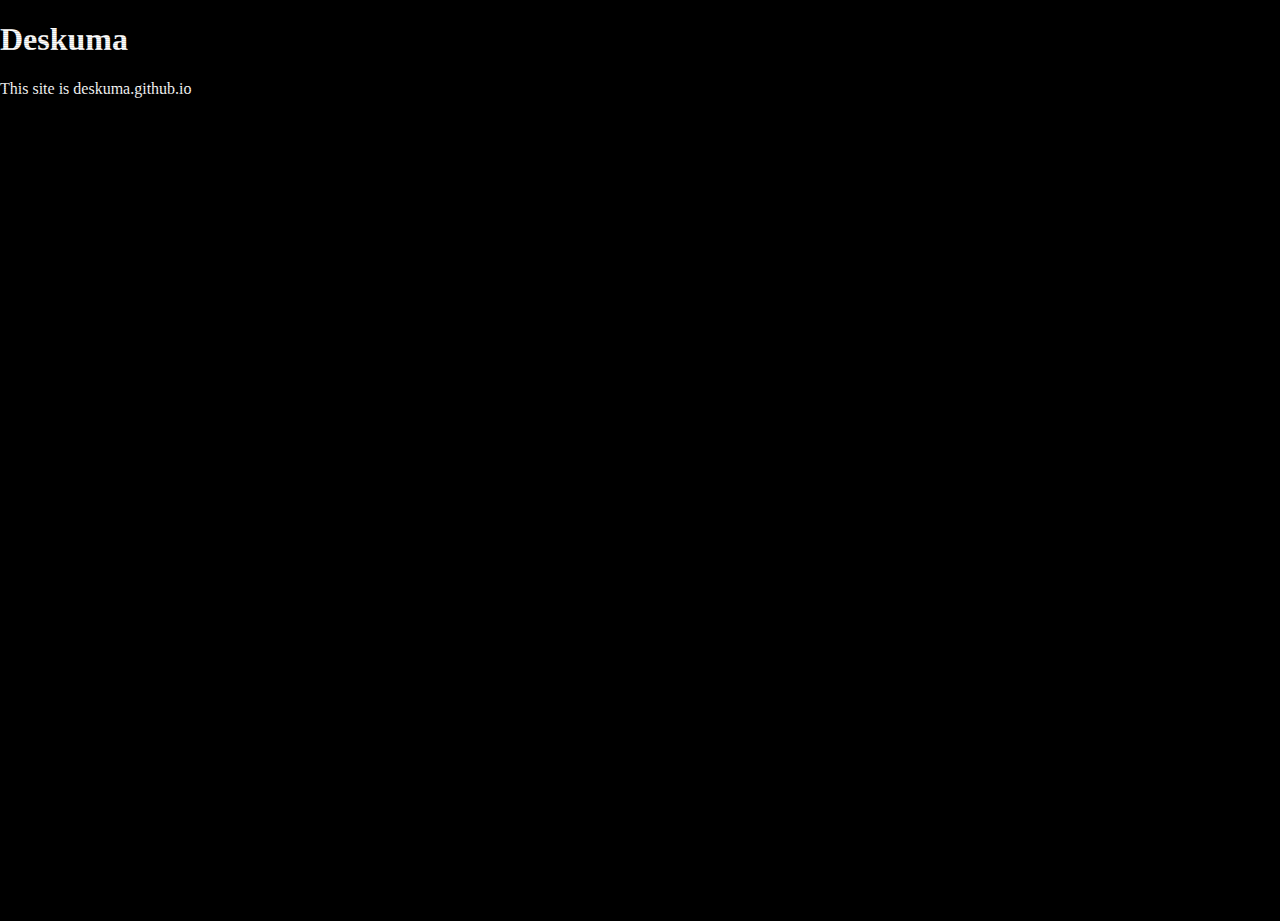
<file: index.html>
<!DOCTYPE html>
<html lang="ja">
    <head>
        <title>Deskuma</title>
        <link rel="stylesheet" href="default.css" />
    </head>
    <body>
        <h1>Deskuma</h1>
        <p>This site is deskuma.github.io</p>
    </body>
</html>
</file>
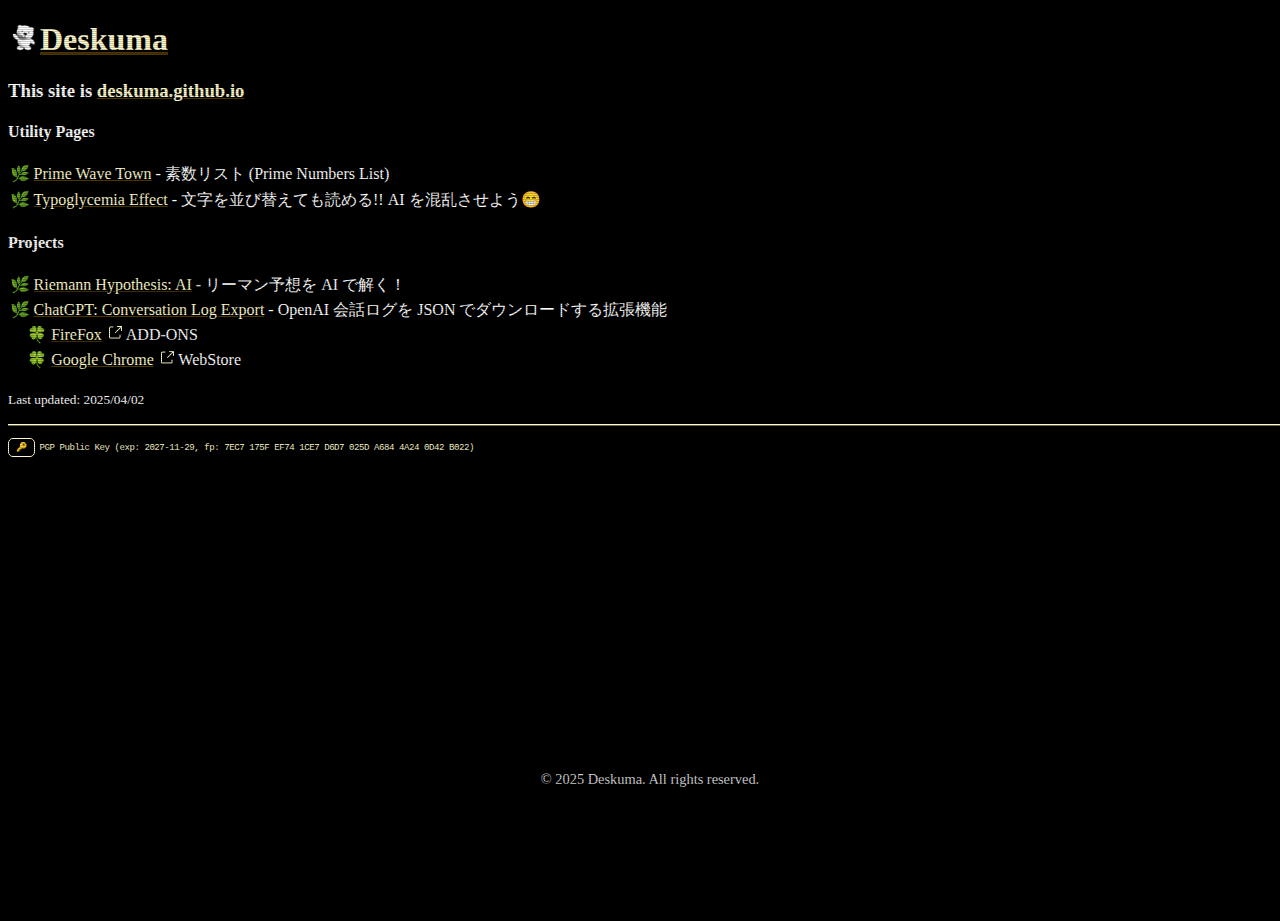
<file: docs/index.html>
<!DOCTYPE html>
<html lang="ja">

<head>
  <meta charset="utf-8" />
  <meta name="viewport" content="width=device-width, initial-scale=1" />
  <title>Deskuma</title>
  <link rel="stylesheet" href="css/default.css" />
</head>

<body>
  <h1><img id="deskuma-h1" src="./img/deskuma-0012-trans.png"><a href="https://github.com/Deskuma">Deskuma</a></h1>
  <h3>This site is <a href="#">deskuma.github.io</a></h3>

  <h4>Utility Pages</h4>
  <ul>
    <li><a href="prime_numbers/wave_town/index.html">Prime Wave Town</a> - 素数リスト (Prime Numbers List)</li>
    <li><a href="TypoglycemiaEffect.html">Typoglycemia Effect</a> - 文字を並び替えても読める!! AI を混乱させよう😁</li>
  </ul>
  <h4>Projects</h4>
  <ul>
    <li><a href="https://github.com/Deskuma/riemann-hypothesis-ai">Riemann Hypothesis: AI</a> - リーマン予想を AI で解く！</li>
    <li><a href="https://github.com/Deskuma/chatgpt-chatlog-export">ChatGPT: Conversation Log Export</a> - OpenAI 会話ログを
      JSON でダウンロードする拡張機能
      <ul>
        <li><a target="_blank" href="https://addons.mozilla.org/ja/firefox/addon/chatgpt-chat-log-export/">FireFox</a>
          ADD-ONS</li>
        <li><a target="_blank"
            href="https://chromewebstore.google.com/detail/chatgpt-chat-log-export-j/gejpagcjdocpgpnblmknkfpbdjkeocpd">Google
            Chrome</a> WebStore</li>
      </ul>
    </li>
  </ul>

  <p><small>Last updated: 2025/04/02</small></p>
  <hr />
  <div class="pgp">
    <a class="link-button" href="pgp-deskuma.asc">🔑</a> PGP Public Key (exp: 2027-11-29, fp:
    <code>7EC7 175F EF74 1CE7 D6D7 025D A684 4A24 0D42 B022</code>)
  </div>
  <footer>
    <p>© 2025 Deskuma. All rights reserved.</p>
  </footer>
</body>

</html>
</file>
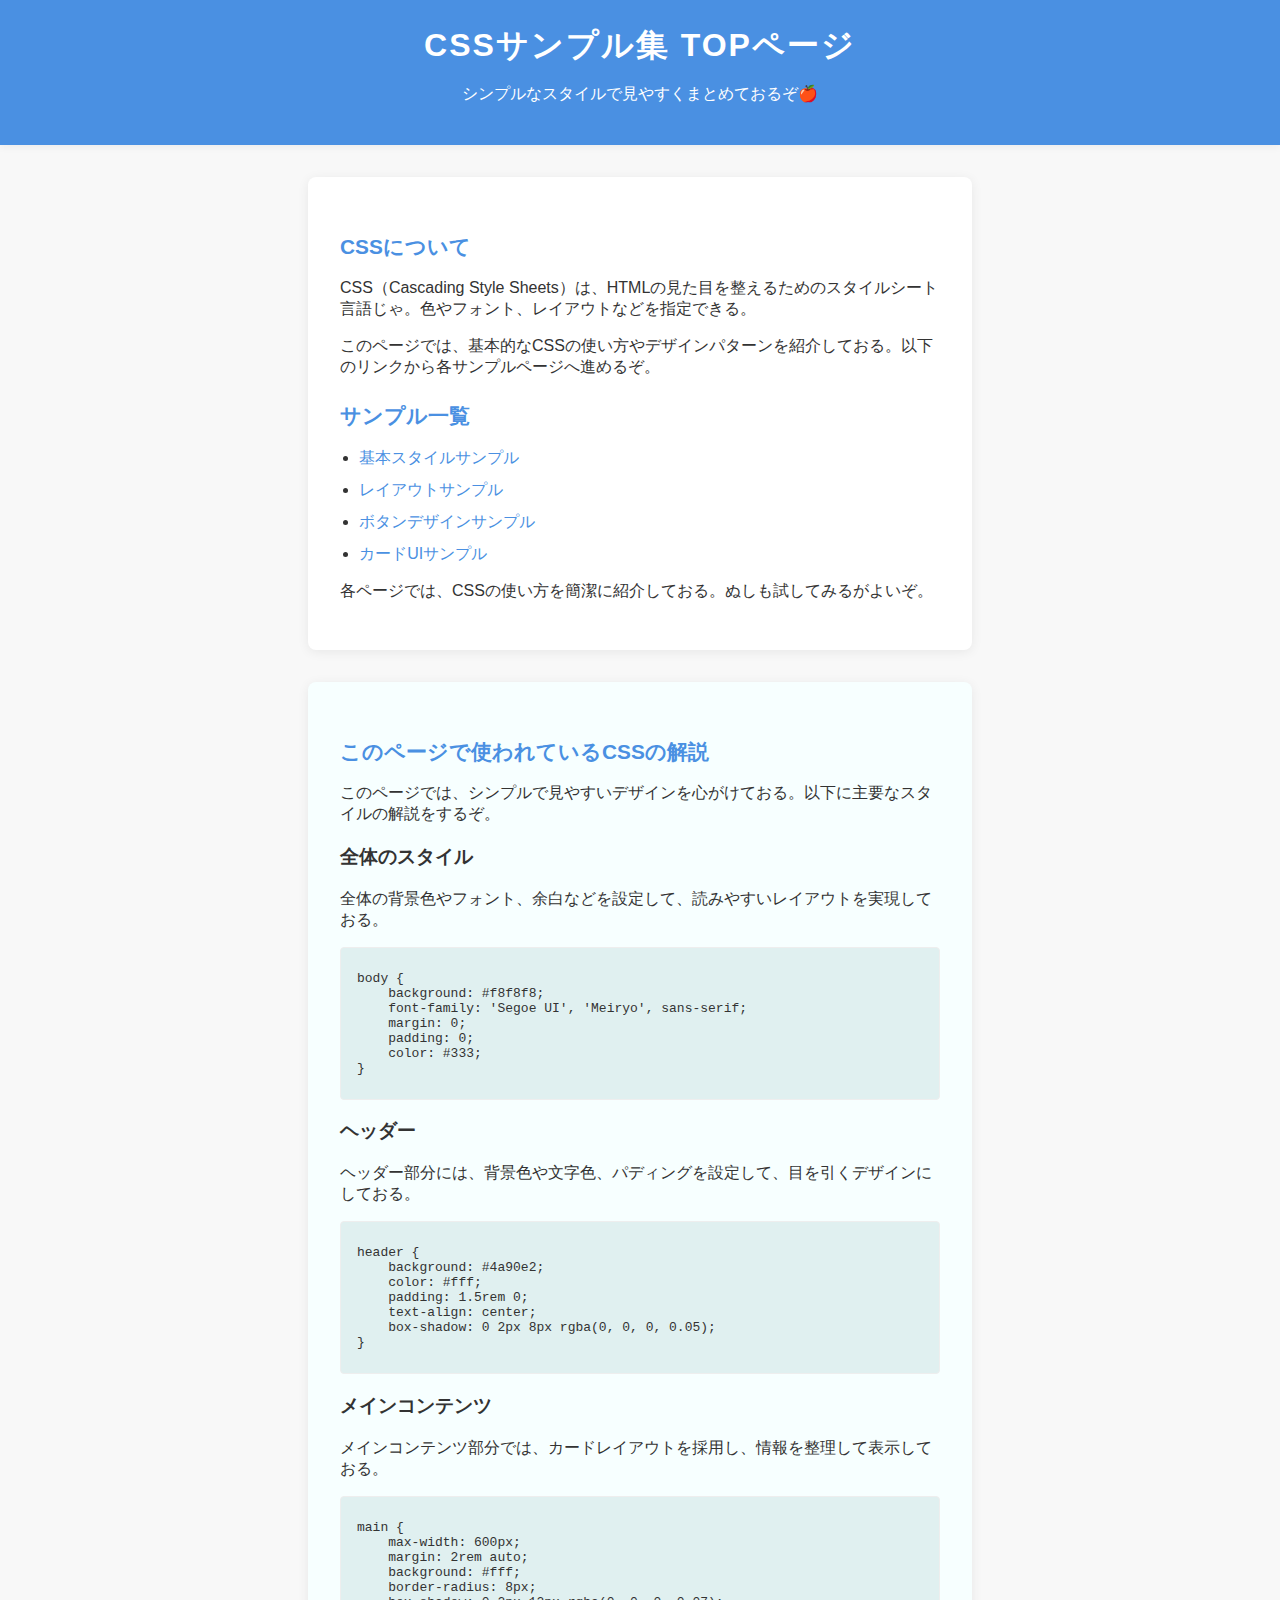
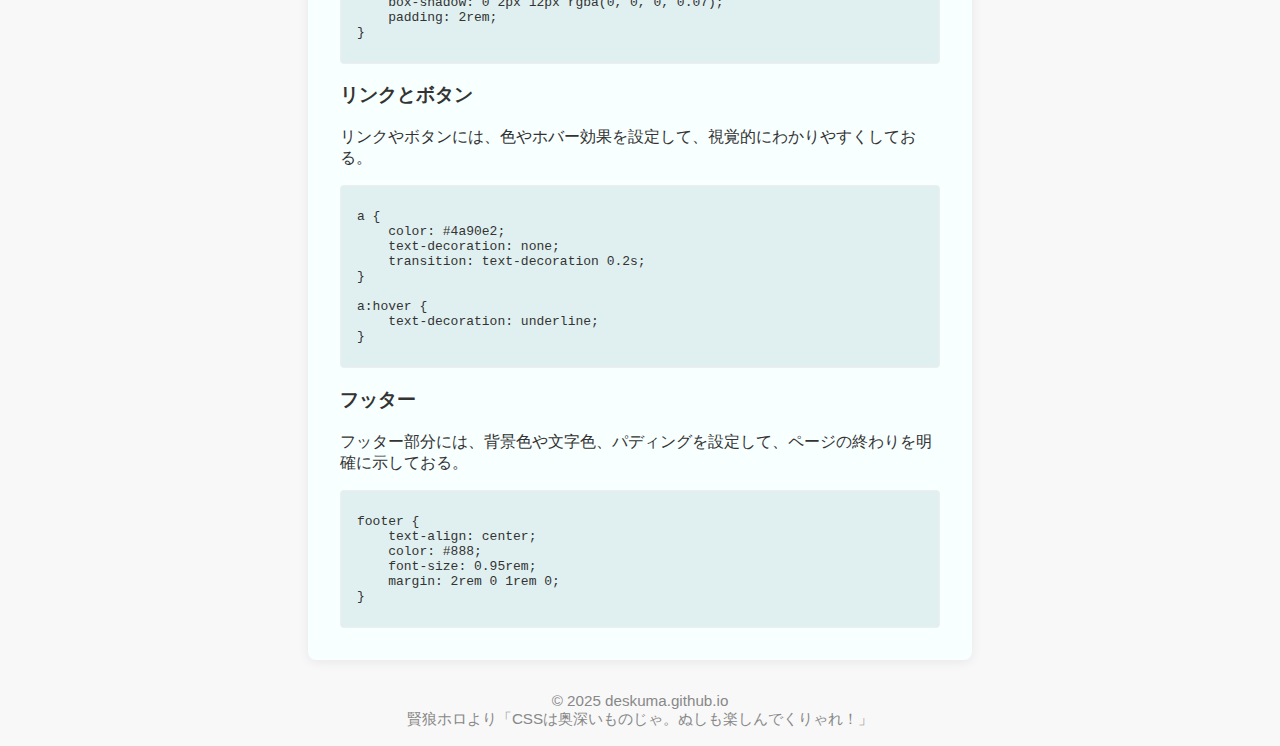
<file: docs/css/index.html>
<!DOCTYPE html>
<html lang="ja">

<head>
    <meta charset="UTF-8">
    <title>シンプルCSSサンプルTOPページ</title>
    <meta name="viewport" content="width=device-width, initial-scale=1">
    <style>
        body {
            background: #f8f8f8;
            font-family: 'Segoe UI', 'Meiryo', sans-serif;
            margin: 0;
            padding: 0;
            color: #333;
        }

        header {
            background: #4a90e2;
            color: #fff;
            padding: 1.5rem 0;
            text-align: center;
            box-shadow: 0 2px 8px rgba(0, 0, 0, 0.05);
        }

        main {
            max-width: 600px;
            margin: 2rem auto;
            background: #fff;
            border-radius: 8px;
            box-shadow: 0 2px 12px rgba(0, 0, 0, 0.07);
            padding: 2rem;
        }

        main.sub {
            background: #f7ffff;
            box-shadow: 0 2px 12px rgba(0, 0, 0, 0.07);
        }

        code {
            background: #e0f0f0;
            border: 1px solid #eee;
            border-radius: 4px;
            padding: 0.5rem 1rem;
            display: block;
            white-space: pre;
            overflow-x: auto;
        }

        h1 {
            margin: 0;
            font-size: 2rem;
            letter-spacing: 2px;
        }

        h2 {
            margin-top: 1.5rem;
            font-size: 1.3rem;
            color: #4a90e2;
        }

        ul {
            padding-left: 1.2rem;
        }

        li {
            margin-bottom: 0.7rem;
        }

        a {
            color: #4a90e2;
            text-decoration: none;
            transition: text-decoration 0.2s;
        }

        a:hover {
            text-decoration: underline;
        }

        footer {
            text-align: center;
            color: #888;
            font-size: 0.95rem;
            margin: 2rem 0 1rem 0;
        }
    </style>
</head>

<body>
    <header>
        <h1>CSSサンプル集 TOPページ</h1>
        <p>シンプルなスタイルで見やすくまとめておるぞ🍎</p>
    </header>
    <main>
        <h2>CSSについて</h2>
        <p>CSS（Cascading Style Sheets）は、HTMLの見た目を整えるためのスタイルシート言語じゃ。色やフォント、レイアウトなどを指定できる。</p>
        <p>このページでは、基本的なCSSの使い方やデザインパターンを紹介しておる。以下のリンクから各サンプルページへ進めるぞ。</p>
        <h2>サンプル一覧</h2>
        <ul>
            <li><a href="basic.html">基本スタイルサンプル</a></li>
            <li><a href="layout.html">レイアウトサンプル</a></li>
            <li><a href="button.html">ボタンデザインサンプル</a></li>
            <li><a href="card.html">カードUIサンプル</a></li>
        </ul>
        <p>各ページでは、CSSの使い方を簡潔に紹介しておる。ぬしも試してみるがよいぞ。</p>
    </main>
    <main class="sub">
        <h2>このページで使われているCSSの解説</h2>
        <p>このページでは、シンプルで見やすいデザインを心がけておる。以下に主要なスタイルの解説をするぞ。</p>
        <h3>全体のスタイル</h3>
        <p>全体の背景色やフォント、余白などを設定して、読みやすいレイアウトを実現しておる。</p>
        <code>
body {
    background: #f8f8f8;
    font-family: 'Segoe UI', 'Meiryo', sans-serif;
    margin: 0;
    padding: 0;
    color: #333;
}
        </code>
        <h3>ヘッダー</h3>
        <p>ヘッダー部分には、背景色や文字色、パディングを設定して、目を引くデザインにしておる。</p>
        <code>
header {
    background: #4a90e2;
    color: #fff;
    padding: 1.5rem 0;
    text-align: center;
    box-shadow: 0 2px 8px rgba(0, 0, 0, 0.05);
}
        </code>
        <h3>メインコンテンツ</h3>
        <p>メインコンテンツ部分では、カードレイアウトを採用し、情報を整理して表示しておる。</p>
        <code>
main {
    max-width: 600px;
    margin: 2rem auto;
    background: #fff;
    border-radius: 8px;
    box-shadow: 0 2px 12px rgba(0, 0, 0, 0.07);
    padding: 2rem;
}
        </code>
        <h3>リンクとボタン</h3>
        <p>リンクやボタンには、色やホバー効果を設定して、視覚的にわかりやすくしておる。</p>
        <code>
a {
    color: #4a90e2;
    text-decoration: none;
    transition: text-decoration 0.2s;
}

a:hover {
    text-decoration: underline;
}
        </code>
        <h3>フッター</h3>
        <p>フッター部分には、背景色や文字色、パディングを設定して、ページの終わりを明確に示しておる。</p>
        <code>
footer {
    text-align: center;
    color: #888;
    font-size: 0.95rem;
    margin: 2rem 0 1rem 0;
}
    </code>
    </main><!-- class sub -->
    <footer>
        &copy; 2025 deskuma.github.io<br>
        賢狼ホロより「CSSは奥深いものじゃ。ぬしも楽しんでくりゃれ！」
    </footer>
</body>

</html>
</file>
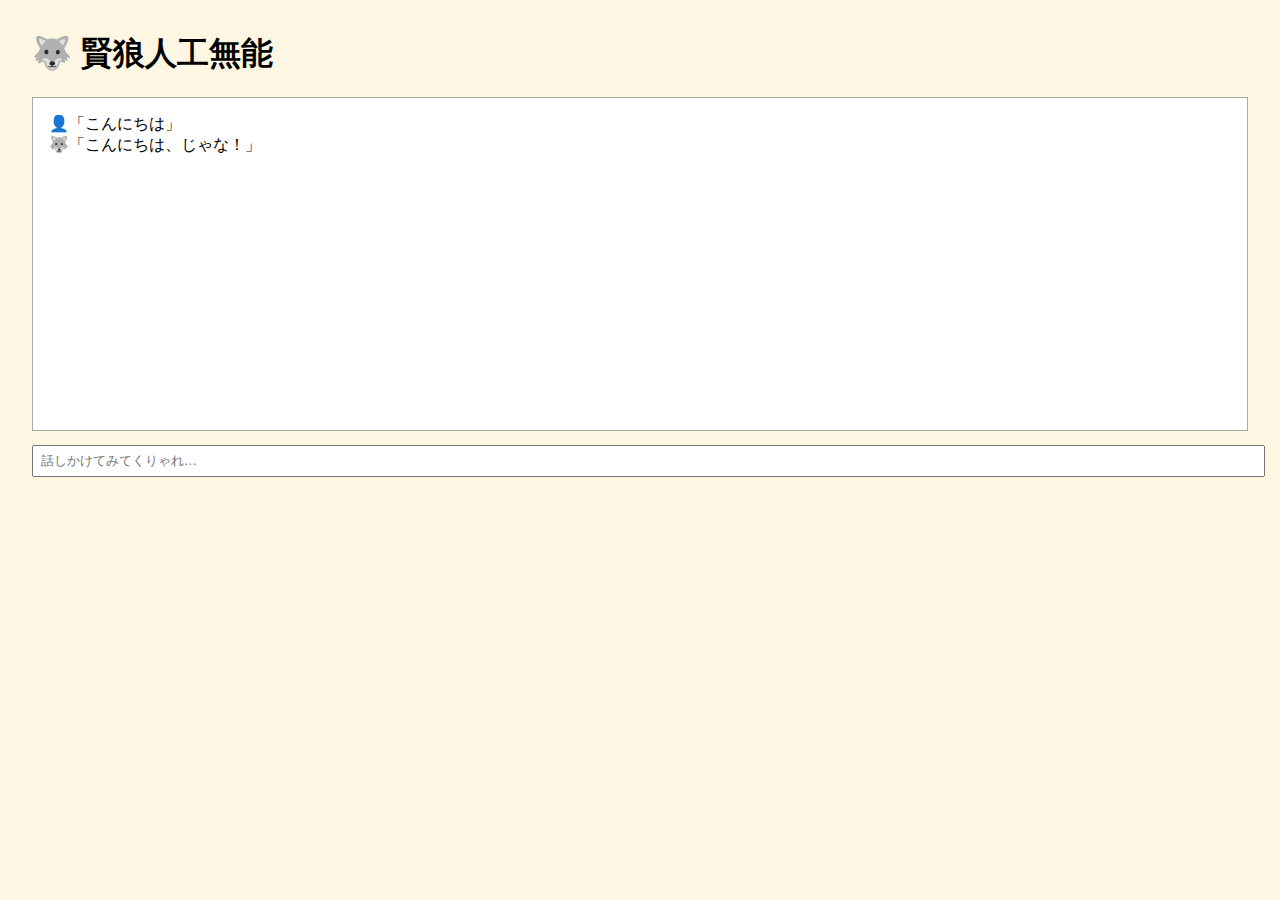
<file: docs/muno/index.html>
<!DOCTYPE html>
<html lang="ja">

<head>
    <meta charset="UTF-8" />
    <title>人工無能：言霊の残響</title>
    <style>
        body {
            font-family: sans-serif;
            margin: 2em;
            background: #fdf6e3;
        }

        #log {
            white-space: pre-wrap;
            border: 1px solid #aaa;
            padding: 1em;
            height: 300px;
            overflow-y: auto;
            background: #fff;
        }

        #input {
            width: 100%;
            padding: 0.5em;
            margin-top: 1em;
        }
    </style>
</head>

<body>
    <h1>🐺 賢狼人工無能</h1>
    <div id="log">👤「こんにちは」<br />🐺「こんにちは、じゃな！」</div>
    <input type="text" id="input" placeholder="話しかけてみてくりゃれ…" />

    <script>
        const log = document.getElementById('log');
        const input = document.getElementById('input');

        let memory = [];

        function splitWords(text) {
            // 文を句読点・空白で分割し、適当に長い単語は分割する
            return text
                .replace(/[。、．，]/g, ' ')
                .split(/\s+/)
                .flatMap(word => {
                    if (word.length > 6) return word.match(/.{1,3}/g); // 長い言葉は3文字ずつ切る
                    return word;
                })
                .filter(Boolean);
        }

        function remember(words) {
            // 単語位置ごとに記憶（先頭/中間/末尾）
            words.forEach((word, i) => {
                const pos = i === 0 ? 'start' : (i === words.length - 1 ? 'end' : 'middle');
                memory.push({ word, pos });
                if (memory.length > 1000) memory.shift(); // 忘れる
            });
        }

        function reply() {
            if (memory.length === 0) return "……まだ何も知らんのぅ。";
            // ランダムに前・中・後の単語から選ぶ
            let choices = [];
            ['start', 'middle', 'end'].forEach(pos => {
                const group = memory.filter(m => m.pos === pos);
                if (group.length > 0) {
                    const word = group[Math.floor(Math.random() * group.length)].word;
                    choices.push(word);
                }
            });
            return choices.join('、') + '、じゃな。';
        }

        input.addEventListener('keydown', e => {
            if (e.key === 'Enter') {
                const userText = input.value.trim();
                if (!userText) return;
                const words = splitWords(userText);
                remember(words);
                const response = reply();
                log.textContent += `\n👤「${userText}」\n🐺「${response}」`;
                input.value = '';
                log.scrollTop = log.scrollHeight;
            }
        });
    </script>
</body>

</html>
</file>
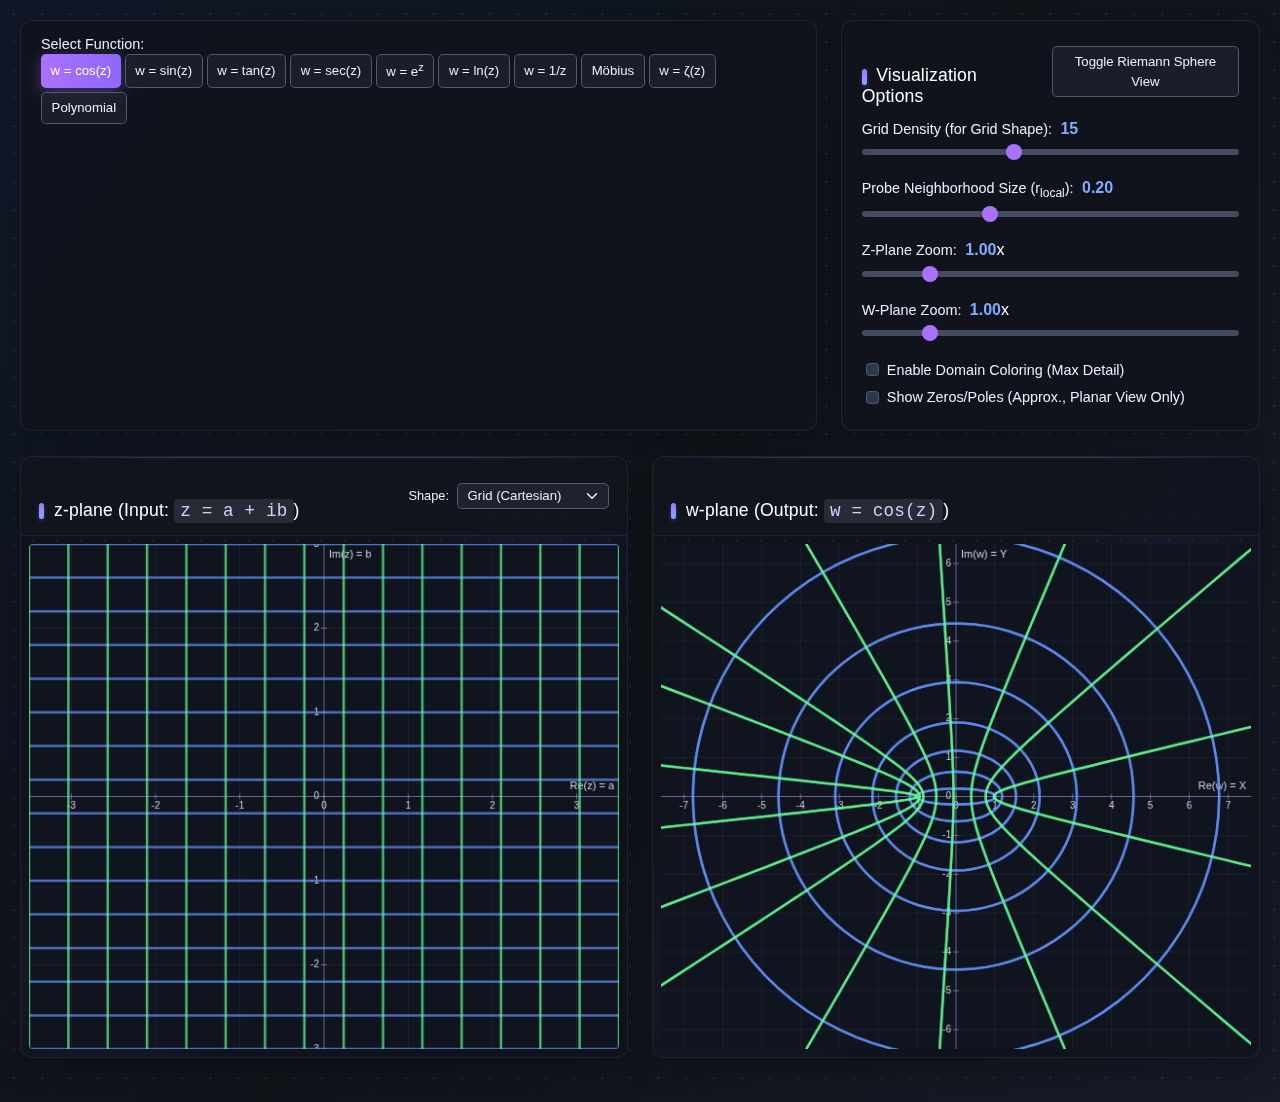
<file: docs/ComplexFunctions.html>
<!DOCTYPE html>
<html lang="en">
<head>
    <meta charset="UTF-8">
    <meta name="viewport" content="width=device-width, initial-scale=1.0">
    <title>Advanced Complex Function Visualization</title>
    <style>
        body {
            font-family: 'SF Pro Rounded', 'SF Pro Display', Geneva, Verdana, sans-serif;
            background: linear-gradient(125deg, #101828, #0f1419, #151a27);
            color: #ffffff;
            position: relative;
            margin: 0;
            padding: 0;
            min-height: 100vh;
            overflow-x: hidden;
        }

        body::before {
            content: ''; position: absolute; top: 0; left: 0; width: 100%; height: 100%;
            background-image: radial-gradient(#ffffff18 1px, transparent 1px), radial-gradient(#ffffff0a 1.5px, transparent 1.5px);
            background-size: 28px 28px, 80px 80px; background-position: 0 0, 14px 14px;
            pointer-events: none; z-index: -1;
        }

        .page-wrapper { max-width: 1800px; margin: 0 auto; padding: 20px; position: relative; z-index: 1; }

        .top-row {
            display: flex;
            gap: 1.5rem;
            margin-bottom: 25px;
            align-items: stretch; /* MODIFIED: Was flex-start, now stretch for equal panel heights */
            flex-wrap: wrap; /* Allow wrapping on smaller screens */
        }

        .panel {
            background: rgba(16, 19, 28, 0.92); padding: 15px 20px;
            border-radius: 0.75rem;
            z-index: 10; backdrop-filter: blur(12px); -webkit-backdrop-filter: blur(12px);
            border: 1px solid rgba(130, 130, 180, 0.15); box-shadow: 0 6px 20px rgba(0,0,0,0.25);
        }
        .controls-panel { 
            flex: 2; /* Give more space to controls */
            min-width: 380px; 
            max-height: 85vh; /* Max height before scrolling */
            overflow-y: auto; /* Enable vertical scrolling */
        }

        .visualization-options-panel {
            flex: 1; /* Takes up remaining space or a defined portion */
            min-width: 320px; /* Minimum width before wrapping/shrinking too much */
            max-height: 85vh; /* ADDED: Consistent max-height */
            overflow-y: auto; /* ADDED: Consistent scrolling behavior */
        }
        .panel-title-container { /* For panel title and top-right button */
            display: flex;
            justify-content: space-between;
            align-items: center;
            width: 100%;
            margin-bottom: 0.8rem;
        }
        .visualization-options-panel .panel-title-container .btn-sm {
             margin-left: 1rem; /* Spacing from title */
        }


        .section-indicator {
            width: 5px; height: 16px; background: linear-gradient(to bottom, #a971ff, #7facff);
            border-radius: 3px; display: inline-block; margin-right: 0.6rem; vertical-align: middle;
            box-shadow: 0 2px 4px rgba(168, 121, 255, 0.3);
        }

        .card {
            margin-bottom: 1.5rem; background: rgba(16, 19, 28, 0.85);
            backdrop-filter: blur(15px); -webkit-backdrop-filter: blur(15px);
            border: 1px solid rgba(130, 130, 180, 0.15); border-radius: 0.75rem;
            overflow: hidden; box-shadow: 0 8px 32px rgba(0, 0, 0, 0.3); position: relative; z-index: 1;
        }
        .card::after {
            content: ''; position: absolute; top: 0; left: 0; width: 100%; height: 100%;
            background-image: radial-gradient(#ffffff10 0.8px, transparent 0.8px), radial-gradient(circle at 15% 85%, rgba(168, 121, 255, 0.08), transparent 20%), radial-gradient(circle at 85% 15%, rgba(66, 133, 244, 0.06), transparent 20%);
            background-size: 24px 24px, 100% 100%, 100% 100%; pointer-events: none; z-index: -1;
        }
        .card::before {
            content: ""; position: absolute; top: 0; left: 0; right: 0; height: 1px;
            background: linear-gradient(90deg, rgba(128, 140, 156, 0) 0%, rgba(168, 121, 255, 0.3) 25%, rgba(168, 121, 255, 0.3) 75%, rgba(128, 140, 156, 0) 100%);
            z-index: 5;
        }
        .card-header {
            background: rgba(17, 21, 30, 0.8); border-bottom: 1px solid rgba(130, 130, 180, 0.15);
            padding: 0.85rem 1.15rem; color: #ffffff; position: relative; z-index: 1;
            display: flex; justify-content: space-between; align-items: center;
        }
        .card-body { padding: 0.5rem; display: flex; justify-content: center; align-items: center; position: relative; z-index: 1; }
        .panel-title {
            color: #ffffff; font-weight: 500; letter-spacing: 0.01em; font-size: 1.1rem; margin-bottom: 0;
        }

        .btn {
            display: inline-block; font-weight: 500; line-height: 1.5; text-align: center; text-decoration: none;
            vertical-align: middle; cursor: pointer; -webkit-user-select: none; -moz-user-select: none; user-select: none;
            background-color: transparent; border: 1px solid transparent; padding: 0.375rem 0.75rem;
            font-size: 1rem; border-radius: 0.375rem;
            transition: all .15s ease-in-out;
        }
        .btn-sm { padding: 0.3rem 0.6rem; font-size: .825rem; border-radius: 0.3rem; }
        .me-1 { margin-right: .25rem!important; }
        .ms-2 { margin-left: .5rem!important; }
        .me-2 { margin-right: .5rem!important; }


        .btn-primary { background: linear-gradient(to right, #a971ff, #8e68fd); border: none; box-shadow: 0 4px 15px rgba(168, 121, 255, 0.35); color: #ffffff; }
        .btn-primary:hover { background: linear-gradient(to right, #b68fff, #9b7eff); transform: translateY(-2px); box-shadow: 0 6px 20px rgba(168, 121, 255, 0.45); }
        .btn-outline-secondary { color: #e8eeff; border-color: #4d5b73; background: rgba(35, 40, 54, 0.5); backdrop-filter: blur(8px); -webkit-backdrop-filter: blur(8px); }
        .btn-outline-secondary:hover { background: rgba(50, 55, 80, 0.7); color: #ffffff; border-color: #5a6478; }
        .btn-outline-secondary.active, .btn-primary.active { background: linear-gradient(to right, #a971ff, #8e68fd); color: #ffffff; border-color: transparent; box-shadow: 0 4px 15px rgba(168, 121, 255, 0.35); }

        input[type="range"] { width: 100%; margin: 8px 0; background-color: transparent; -webkit-appearance: none; appearance: none; }
        input[type=range]:focus { outline: none; }
        input[type=range]::-webkit-slider-runnable-track { width: 100%; height: 6px; cursor: pointer; background: #444b5e; border-radius: 3px; }
        input[type=range]::-webkit-slider-thumb { -webkit-appearance: none; appearance: none; width: 16px; height: 16px; background: #a971ff; cursor: pointer; border-radius: 50%; border: none; margin-top: -5px; }
        input[type=range]::-moz-range-track { width: 100%; height: 6px; cursor: pointer; background: #444b5e; border-radius: 3px; }
        input[type=range]::-moz-range-thumb { width: 16px; height: 16px; background: #a971ff; cursor: pointer; border-radius: 50%; border: none; }

        .form-label { color: #e8eeff; font-weight: 400; font-size: 0.9rem; margin-bottom: 0.1rem; display: block; } /* Reduced margin-bottom */
        .slider-value-output { font-weight: bold; color: #7facff; display: inline; margin-left: 0.25rem;}
        .form-select-sm, .animation-speed-selector {
            padding: 0.3rem 1.5rem 0.3rem 0.6rem; font-size: .825rem; border-radius: 0.3rem;
            background-color: rgba(35, 40, 54, 0.7); color: #e8eeff; border: 1px solid #4d5b73;
            background-image: url("data:image/svg+xml,%3csvg xmlns='http://www.w3.org/2000/svg' viewBox='0 0 16 16'%3e%3cpath fill='none' stroke='%23e8eeff' stroke-linecap='round' stroke-linejoin='round' stroke-width='2' d='m2 5 6 6 6-6'/%3e%3c/svg%3e");
            background-repeat: no-repeat; background-position: right 0.6rem center; background-size: 12px 12px;
            -webkit-appearance: none; -moz-appearance: none; appearance: none;
        }
        .animation-speed-selector { padding: 0.3rem 0.6rem; margin-left: 0.25rem; min-width: 60px;}
        .form-check-input { width: 1em; height: 1em; margin-top: 0.25em; vertical-align: top; background-color: #2f374a; border: 1px solid #4d5b73; -webkit-appearance: none; -moz-appearance: none; appearance: none; border-radius: 0.25em; transition: background-color .15s ease-in-out,background-position .15s ease-in-out,border-color .15s ease-in-out,box-shadow .15s ease-in-out; }
        .form-check-input:checked { background-color: #a971ff; border-color: #a971ff; background-image: url("data:image/svg+xml,%3csvg xmlns='http://www.w3.org/2000/svg' viewBox='0 0 20 20'%3e%3cpath fill='none' stroke='%23fff' stroke-linecap='round' stroke-linejoin='round' stroke-width='3' d='m6 10 3 3 6-6'/%3e%3c/svg%3e"); }
        .form-check-label { color: #e8eeff; font-size: 0.9rem; margin-left: 0.3rem; }
        .form-check { display: flex; align-items: center; margin-bottom: 0.5rem; }


        ::-webkit-scrollbar { width: 8px; height: 8px; }
        ::-webkit-scrollbar-track { background: rgba(19, 23, 35, 0.5); border-radius: 4px; }
        ::-webkit-scrollbar-thumb { background: rgba(130, 130, 180, 0.3); border-radius: 4px; }
        ::-webkit-scrollbar-thumb:hover { background: rgba(168, 121, 255, 0.5); }

        code { font-family: "Courier New", Courier, monospace; background-color: rgba(255,255,255,0.1); padding: 2px 6px; border-radius: 4px; color: #c9d1ff; }
        .mb-2 { margin-bottom: .5rem!important; } .mb-3 { margin-bottom: 1rem!important; }
        .mt-2 { margin-top: .5rem!important; } .mt-3 { margin-top: 1rem!important; }

        .controls-section { margin-bottom: 1rem; }
        
        .slider-row { display: flex; flex-wrap: wrap; gap: 1rem; align-items: flex-start; margin-bottom: 0.8rem;} 
        .slider-column { flex: 1; min-width: 220px; }
        .slider-column .form-label { white-space: nowrap; overflow: hidden; text-overflow: ellipsis; display: inline; } 

        .slider-container { display: flex; align-items: center; margin-top: 0.2rem; }
        .slider-container input[type="range"] { flex-grow: 1; }
        .slider-container .btn-sm { flex-shrink: 0; } 
        .slider-container .animation-speed-selector { flex-shrink: 0; }

        .canvas-row { 
            display: flex; 
            flex-wrap: wrap; 
            gap: 1.5rem; 
            justify-content: space-between; /* MODIFIED: Was center, now space-between for edge alignment */
        }
        .canvas-card { 
            flex: 1 1 0; /* Allow shrinking and growing from a base of 0 */
            min-width: 320px; /* Minimum width before wrapping */
            max-width: 1800px; /* Max width to prevent excessive stretching */
            position: relative; /* For probe info overlay */
        }
        canvas { 
            border-radius: 4px; display: block; margin: 0 auto; cursor: crosshair; 
            width: 100%; /* Make canvas responsive within card-body */
            height: auto; /* Maintain aspect ratio based on width */
        }
        .hidden { display: none !important; }

        .function-btn-group div { display: flex; flex-wrap: wrap; gap: 0.25rem; }

        .probe-info-overlay {
            position: absolute;
            bottom: 10px;
            left: 10px;
            background: rgba(16, 19, 28, 0.85);
            backdrop-filter: blur(10px); -webkit-backdrop-filter: blur(10px);
            border: 1px solid rgba(130, 130, 180, 0.2);
            border-radius: 0.5rem;
            padding: 8px 12px;
            font-size: 0.8rem;
            color: #e8eeff;
            z-index: 100;
            pointer-events: none; /* Allow clicks to pass through to canvas */
            line-height: 1.4;
            max-width: calc(100% - 20px); /* Ensure it doesn't overflow small canvases */
        }
        .probe-info-overlay code { font-size: 0.75rem; }
    </style>
</head>
<body class="pb-5">
    <div class="page-wrapper">
        <div class="top-row">
            <div class="panel controls-panel">

                <div class="controls-section function-btn-group">
                    <label class="form-label d-block">Select Function:</label>
                    <div>
                        <button id="select_cos_btn" class="btn btn-sm btn-outline-secondary">w = cos(z)</button>
                        <button id="select_sin_btn" class="btn btn-sm btn-outline-secondary">w = sin(z)</button>
                        <button id="select_tan_btn" class="btn btn-sm btn-outline-secondary">w = tan(z)</button>
                        <button id="select_sec_btn" class="btn btn-sm btn-outline-secondary">w = sec(z)</button>
                        <button id="select_exp_btn" class="btn btn-sm btn-outline-secondary">w = e<sup>z</sup></button>
                        <button id="select_ln_btn" class="btn btn-sm btn-outline-secondary">w = ln(z)</button>
                        <button id="select_reciprocal_btn" class="btn btn-sm btn-outline-secondary">w = 1/z</button>
                        <button id="select_mobius_btn" class="btn btn-sm btn-outline-secondary">Möbius</button>
                        <button id="select_zeta_btn" class="btn btn-sm btn-outline-secondary">w = ζ(z)</button>
                        <button id="select_polynomial_btn" class="btn btn-sm btn-outline-secondary">Polynomial</button>
                    </div>
                </div>
                
                <!-- Placeholder for Zeta-specific controls -->
                <div id="zeta_specific_controls" class="controls-section hidden" style="margin-top: 0.5rem; margin-bottom: 0.5rem;">
                    <button id="toggle_zeta_continuation_btn" class="btn btn-sm btn-outline-secondary">Enable Analytic Continuation</button>
                </div>

                <div class="controls-section" id="common_params_sliders"> <!-- This whole div will be hidden for grid_cartesian -->
                    <div class="slider-row">
                        <div class="slider-column">
                            <label for="a0_slider" class="form-label"><span id="a0_label_desc">Real part of z (<code>a<sub>0</sub></code>):</span></label>
                            <output id="a0_value_display" class="slider-value-output">0.80</output>
                            <div class="slider-container">
                                <input type="range" id="a0_slider" min="-5" max="5" step="0.05" value="0.80">
                                <button id="play_a0_btn" class="btn btn-sm btn-outline-secondary ms-2">Play</button>
                                <select id="speed_a0_selector" class="animation-speed-selector"><option value="0.1">0.1x</option><option value="0.5">0.5x</option><option value="1" selected>1x</option><option value="2">2x</option></select>
                            </div>
                        </div>
                        <div class="slider-column">
                            <label for="b0_slider" class="form-label"><span id="b0_label_desc">Imaginary part of z (<code>b<sub>0</sub></code>):</span></label>
                            <output id="b0_value_display" class="slider-value-output">0.50</output>
                            <div class="slider-container">
                                <input type="range" id="b0_slider" min="-5" max="5" step="0.05" value="0.5">
                                <button id="play_b0_btn" class="btn btn-sm btn-outline-secondary ms-2">Play</button>
                                <select id="speed_b0_selector" class="animation-speed-selector"><option value="0.1">0.1x</option><option value="0.5">0.5x</option><option value="1" selected>1x</option><option value="2">2x</option></select>
                            </div>
                        </div>
                    </div>
                </div>
                
                <div class="controls-section hidden" id="shape_params_sliders">
                    <div id="circleR_slider_group" class="hidden slider-row">
                        <div class="slider-column">
                            <label for="circleR_slider" class="form-label"><span id="circleR_label_desc">Radius (R):</span></label>
                            <output id="circleR_value_display" class="slider-value-output">1.0</output>
                            <div class="slider-container">
                                <input type="range" id="circleR_slider" min="0.1" max="3" step="0.05" value="1.0">
                                <button id="play_circleR_btn" class="btn btn-sm btn-outline-secondary ms-2">Play</button>
                                <select id="speed_circleR_selector" class="animation-speed-selector"><option value="0.1">0.1x</option><option value="0.5">0.5x</option><option value="1" selected>1x</option><option value="2">2x</option></select>
                            </div>
                        </div>
                        <div class="slider-column"></div>
                    </div>
                    <div id="ellipse_params_slider_group" class="hidden slider-row">
                        <div class="slider-column">
                            <label for="ellipseA_slider" class="form-label"><span id="ellipseA_label_desc">Semi-axis A:</span></label>
                            <output id="ellipseA_value_display" class="slider-value-output">1.5</output>
                            <div class="slider-container">
                                <input type="range" id="ellipseA_slider" min="0.1" max="3" step="0.05" value="1.5">
                                <button id="play_ellipseA_btn" class="btn btn-sm btn-outline-secondary ms-2">Play</button>
                                <select id="speed_ellipseA_selector" class="animation-speed-selector"><option value="0.1">0.1x</option><option value="0.5">0.5x</option><option value="1" selected>1x</option><option value="2">2x</option></select>
                            </div>
                        </div>
                        <div class="slider-column">
                            <label for="ellipseB_slider" class="form-label"><span id="ellipseB_label_desc">Semi-axis B:</span></label>
                            <output id="ellipseB_value_display" class="slider-value-output">0.7</output>
                            <div class="slider-container">
                                <input type="range" id="ellipseB_slider" min="0.1" max="3" step="0.05" value="0.7">
                                <button id="play_ellipseB_btn" class="btn btn-sm btn-outline-secondary ms-2">Play</button>
                                <select id="speed_ellipseB_selector" class="animation-speed-selector"><option value="0.1">0.1x</option><option value="0.5">0.5x</option><option value="1" selected>1x</option><option value="2">2x</option></select>
                            </div>
                        </div>
                    </div>
                    <div id="hyperbola_params_slider_group" class="hidden slider-row">
                        <div class="slider-column">
                            <label for="hyperbolaA_slider" class="form-label"><span id="hyperbolaA_label_desc">Param A:</span></label>
                            <output id="hyperbolaA_value_display" class="slider-value-output">1.0</output>
                            <div class="slider-container">
                                <input type="range" id="hyperbolaA_slider" min="0.1" max="2.5" step="0.05" value="1.0">
                                <button id="play_hyperbolaA_btn" class="btn btn-sm btn-outline-secondary ms-2">Play</button>
                                <select id="speed_hyperbolaA_selector" class="animation-speed-selector"><option value="0.1">0.1x</option><option value="0.5">0.5x</option><option value="1" selected>1x</option><option value="2">2x</option></select>
                            </div>
                        </div>
                        <div class="slider-column">
                             <label for="hyperbolaB_slider" class="form-label"><span id="hyperbolaB_label_desc">Param B:</span></label>
                            <output id="hyperbolaB_value_display" class="slider-value-output">0.5</output>
                            <div class="slider-container">
                            <input type="range" id="hyperbolaB_slider" min="0.1" max="2.5" step="0.05" value="0.5">
                                <button id="play_hyperbolaB_btn" class="btn btn-sm btn-outline-secondary ms-2">Play</button>
                                <select id="speed_hyperbolaB_selector" class="animation-speed-selector"><option value="0.1">0.1x</option><option value="0.5">0.5x</option><option value="1" selected>1x</option><option value="2">2x</option></select>
                            </div>
                        </div>
                    </div>
                </div>
                <div class="controls-section hidden" id="mobius_params_sliders">
                    <label class="form-label d-block" style="margin-bottom: 0.5rem;">Möbius Parameters (w = (az+b)/(cz+d)):</label>
                    <div class="slider-row">
                        <div class="slider-column">
                            <label for="mobiusA_slider" class="form-label"><span id="mobiusA_label_desc">a:</span></label>
                            <output id="mobiusA_value_display" class="slider-value-output">1</output>
                            <div class="slider-container">
                                <input type="range" id="mobiusA_slider" min="-5" max="5" step="0.1" value="1">
                                <button id="play_mobiusA_btn" class="btn btn-sm btn-outline-secondary ms-2">Play</button>
                                <select id="speed_mobiusA_selector" class="animation-speed-selector"><option value="0.1">0.1x</option><option value="0.5">0.5x</option><option value="1" selected>1x</option><option value="2">2x</option></select>
                            </div>
                        </div>
                        <div class="slider-column">
                            <label for="mobiusB_slider" class="form-label"><span id="mobiusB_label_desc">b:</span></label>
                            <output id="mobiusB_value_display" class="slider-value-output">0</output>
                            <div class="slider-container">
                                <input type="range" id="mobiusB_slider" min="-5" max="5" step="0.1" value="0">
                                <button id="play_mobiusB_btn" class="btn btn-sm btn-outline-secondary ms-2">Play</button>
                                 <select id="speed_mobiusB_selector" class="animation-speed-selector"><option value="0.1">0.1x</option><option value="0.5">0.5x</option><option value="1" selected>1x</option><option value="2">2x</option></select>
                            </div>
                        </div>
                    </div>
                    <div class="slider-row">
                        <div class="slider-column">
                            <label for="mobiusC_slider" class="form-label"><span id="mobiusC_label_desc">c:</span></label>
                             <output id="mobiusC_value_display" class="slider-value-output">0</output>
                            <div class="slider-container">
                                <input type="range" id="mobiusC_slider" min="-5" max="5" step="0.1" value="0">
                                <button id="play_mobiusC_btn" class="btn btn-sm btn-outline-secondary ms-2">Play</button>
                                <select id="speed_mobiusC_selector" class="animation-speed-selector"><option value="0.1">0.1x</option><option value="0.5">0.5x</option><option value="1" selected>1x</option><option value="2">2x</option></select>
                            </div>
                        </div>
                        <div class="slider-column">
                            <label for="mobiusD_slider" class="form-label"><span id="mobiusD_label_desc">d:</span></label>
                            <output id="mobiusD_value_display" class="slider-value-output">1</output>
                            <div class="slider-container">
                                <input type="range" id="mobiusD_slider" min="-5" max="5" step="0.1" value="1">
                                <button id="play_mobiusD_btn" class="btn btn-sm btn-outline-secondary ms-2">Play</button>
                                <select id="speed_mobiusD_selector" class="animation-speed-selector"><option value="0.1">0.1x</option><option value="0.5">0.5x</option><option value="1" selected>1x</option><option value="2">2x</option></select>
                            </div>
                        </div>
                    </div>
                </div>
                <div class="controls-section hidden" id="polynomial_params_sliders">
                    <label class="form-label d-block" style="margin-bottom: 0.5rem;">Polynomial: w = a<sub>0</sub>z<sup>n</sup> + a<sub>1</sub>z<sup>n-1</sup> + ... + a<sub>n</sub></label>
                    <div class="slider-row">
                        <div class="slider-column" style="min-width: 100%;"> <!-- Make N slider full width -->
                            <label for="polynomialN_slider" class="form-label">Degree (n):</label>
                            <output id="polynomialN_value_display" class="slider-value-output">2</output>
                            <div class="slider-container">
                                <input type="range" id="polynomialN_slider" min="0" max="5" step="1" value="2">
                            </div>
                        </div>
                    </div>
                    <div id="polynomial_coeffs_container" class="mt-2"></div>
                </div>
            </div>
            
            <div class="panel visualization-options-panel">
                <div class="panel-title-container">
                    <h5 class="panel-title" style="margin-bottom:0;"><span class="section-indicator"></span>Visualization Options</h5>
                    <button id="toggle_riemann_sphere_btn" class="btn btn-sm btn-outline-secondary">Toggle Riemann Sphere View</button>
                </div>

                <div class="slider-row">
                     <div class="slider-column">
                        <label for="grid_density_slider" class="form-label">Grid Density (for Grid Shape):</label>
                        <output id="grid_density_value_display" class="slider-value-output">15</output>
                        <div class="slider-container">
                            <input type="range" id="grid_density_slider" min="5" max="30" step="1" value="15">
                        </div>
                    </div>
                    <div class="slider-column">
                        <label for="neighborhood_size_slider" class="form-label">Probe Neighborhood Size (r<sub>local</sub>):</label>
                        <output id="neighborhood_size_value_display" class="slider-value-output">0.2</output>
                        <div class="slider-container">
                            <input type="range" id="neighborhood_size_slider" min="0.05" max="0.5" step="0.01" value="0.2">
                        </div>
                    </div>
                </div>
                
                <div class="slider-row mt-3">
                    <div class="slider-column">
                        <label for="z_plane_zoom_slider" class="form-label">Z-Plane Zoom:</label>
                        <output id="z_plane_zoom_value_display" class="slider-value-output">1.00</output>x
                        <div class="slider-container">
                            <input type="range" id="z_plane_zoom_slider" min="0.2" max="5" step="0.05" value="1.0">
                        </div>
                    </div>
                    <div class="slider-column">
                        <label for="w_plane_zoom_slider" class="form-label">W-Plane Zoom:</label>
                        <output id="w_plane_zoom_value_display" class="slider-value-output">1.00</output>x
                        <div class="slider-container">
                            <input type="range" id="w_plane_zoom_slider" min="0.2" max="5" step="0.05" value="1.0">
                        </div>
                    </div>
                </div>

                <div class="form-check mt-3">
                    <input class="form-check-input" type="checkbox" id="enable_domain_coloring_cb">
                    <label class="form-check-label" for="enable_domain_coloring_cb">Enable Domain Coloring (Max Detail)</label>
                </div>
                
                <div class="form-check mt-2">
                    <input class="form-check-input" type="checkbox" id="show_zeros_poles_cb">
                    <label class="form-check-label" for="show_zeros_poles_cb">Show Zeros/Poles (Approx., Planar View Only)</label>
                </div>
            </div>
        </div>


        <div class="canvas-row">
            <div class="card canvas-card">
                <div class="card-header">
                    <h5 class="panel-title mb-0"><span class="section-indicator"></span><span id="z-plane-title">z-plane (Input: <code>z = a + ib</code>)</span></h5>
                    <div style="display: flex; align-items: center;">
                        <label for="input_shape_selector" class="form-label" style="font-size:0.8rem; margin-bottom:0; margin-right:0.5rem; display:inline-block;">Shape:</label>
                        <select id="input_shape_selector" class="form-select-sm">
                            <option value="grid_cartesian" selected>Grid (Cartesian)</option>
                            <option value="line">Lines (Re/Im Fixed)</option>
                            <option value="circle">Circle</option>
                            <option value="ellipse">Ellipse</option>
                            <option value="hyperbola">Hyperbola</option>
                        </select>
                    </div>
                </div>
                <div class="card-body">
                    <canvas id="z_plane_canvas"></canvas> <!-- Removed fixed width/height -->
                    <div id="z_plane_probe_info" class="probe-info-overlay hidden"></div>
                </div>
            </div>
            <div class="card canvas-card">
                <div class="card-header">
                    <h5 class="panel-title mb-0"><span class="section-indicator"></span><span id="w-plane-title">w-plane (Output: <code id="w-plane-title-func">w = cos(z)</code>)</span></h5>
                    <div id="w_plane_analysis_info" class="me-2" style="font-size: 0.8rem; color: #7facff;"></div>
                </div>
                <div class="card-body">
                    <canvas id="w_plane_canvas"></canvas> <!-- Removed fixed width/height -->
                    <div id="w_plane_probe_info" class="probe-info-overlay hidden"></div>
                </div>
            </div>
        </div>
    </div>

    <script>
        // --- Constants and Global Variables ---
        const COLOR_CANVAS_BACKGROUND = 'rgb(16, 20, 31)';
        const COLOR_AXES = 'rgba(130, 130, 180, 0.7)';
        const COLOR_GRID_LINES = 'rgba(130, 130, 180, 0.25)';
        const COLOR_TEXT_ON_CANVAS = '#d0d7e2';
        const COLOR_INPUT_SHAPE_Z = 'rgb(100,150,255)'; 
        const COLOR_INPUT_LINE_IM_Z = 'rgb(100,255,150)';   
        const COLOR_FOCI = 'rgb(255,100,100)';
        const COLOR_ZERO_MARKER = 'rgba(255, 60, 60, 0.9)';
        const COLOR_POLE_MARKER = 'rgba(60, 160, 255, 0.9)';
        const COLOR_PROBE_MARKER = 'rgba(255, 220, 0, 0.9)';
        const COLOR_PROBE_NEIGHBORHOOD = 'rgba(255, 220, 0, 0.5)';
        const COLOR_Z_GRID_HORZ = 'rgba(100,150,255,0.7)';
        const COLOR_Z_GRID_VERT = 'rgba(100,255,150,0.7)';
        const COLOR_SPHERE_OUTLINE = 'rgba(150, 180, 220, 0.8)';
        const COLOR_SPHERE_GRID = 'rgba(130, 130, 180, 0.3)';


        const NUM_POINTS_CURVE = 250;
        const NUM_ZETA_TERMS = 150; // For Eta series part of Zeta (general use)
        const NUM_ZETA_TERMS_FOR_FE = 200; // More terms when Eta is used inside Functional Equation
        const MAX_POLY_DEGREE = 5;
        const ZERO_POLE_EPSILON = 1e-4; 
        const ZERO_POLE_GRID_SIZE = 100; 
        const POLE_MAGNITUDE_THRESHOLD = 5e3;
        const DEFAULT_CANVAS_ASPECT_RATIO = 600/700;


        const zCanvas = document.getElementById('z_plane_canvas');
        const wCanvas = document.getElementById('w_plane_canvas');
        const zCtx = zCanvas.getContext('2d');
        const wCtx = wCanvas.getContext('2d');

        const zDomainColorCanvas = document.createElement('canvas');
        const wDomainColorCanvas = document.createElement('canvas');
        // Width/height set in setupCanvasBaseParams
        const zDomainColorCtx = zDomainColorCanvas.getContext('2d', { willReadFrequently: true });
        const wDomainColorCtx = wDomainColorCanvas.getContext('2d', { willReadFrequently: true });


        const controls = {};
        const sliderParamKeys = ['a0', 'b0', 'circleR', 'ellipseA', 'ellipseB', 'hyperbolaA', 'hyperbolaB', 'mobiusA', 'mobiusB', 'mobiusC', 'mobiusD'];
        
        sliderParamKeys.forEach(key => {
            controls[`${key}Slider`] = document.getElementById(`${key}_slider`);
            controls[`${key}ValueDisplay`] = document.getElementById(`${key}_value_display`);
            controls[`${key}LabelDesc`] = document.getElementById(`${key}_label_desc`); 
            const playBtn = document.getElementById(`play_${key}_btn`);
            if (playBtn) controls[`play_${key}Btn`] = playBtn;
            const speedSel = document.getElementById(`speed_${key}_selector`);
            if (speedSel) controls[`speed_${key}Selector`] = speedSel;
        });

        controls.commonParamsSliders = document.getElementById('common_params_sliders');
        controls.shapeParamsSliders = document.getElementById('shape_params_sliders');
        controls.mobiusParamsSliders = document.getElementById('mobius_params_sliders');
        controls.polynomialParamsSliders = document.getElementById('polynomial_params_sliders');
        controls.polynomialNSlider = document.getElementById('polynomialN_slider');
        controls.polynomialNValueDisplay = document.getElementById('polynomialN_value_display');
        controls.polynomialCoeffsContainer = document.getElementById('polynomial_coeffs_container');

        controls.circleRSliderGroup = document.getElementById('circleR_slider_group');
        controls.ellipseParamsSliderGroup = document.getElementById('ellipse_params_slider_group');
        controls.hyperbolaParamsSliderGroup = document.getElementById('hyperbola_params_slider_group');

        controls.inputShapeSelector = document.getElementById('input_shape_selector');
        controls.funcButtons = {};
        ['cos', 'sin', 'tan', 'sec', 'exp', 'ln', 'reciprocal', 'mobius', 'zeta', 'polynomial'].forEach(f => {
            controls.funcButtons[f] = document.getElementById(`select_${f}_btn`);
        });
        controls.wPlaneTitleFunc = document.getElementById('w-plane-title-func'); // This is inside w-plane-title span
        controls.zPlaneTitle = document.getElementById('z-plane-title');
        controls.wPlaneTitle = document.getElementById('w-plane-title');
        
        controls.enableDomainColoringCb = document.getElementById('enable_domain_coloring_cb');
        controls.gridDensitySlider = document.getElementById('grid_density_slider');
        controls.gridDensityValueDisplay = document.getElementById('grid_density_value_display');
        controls.showZerosPolesCb = document.getElementById('show_zeros_poles_cb');
        controls.neighborhoodSizeSlider = document.getElementById('neighborhood_size_slider');
        controls.neighborhoodSizeValueDisplay = document.getElementById('neighborhood_size_value_display');
        controls.toggleRiemannSphereBtn = document.getElementById('toggle_riemann_sphere_btn');
        controls.zPlaneProbeInfo = document.getElementById('z_plane_probe_info');
        controls.wPlaneProbeInfo = document.getElementById('w_plane_probe_info');
        controls.wPlaneAnalysisInfo = document.getElementById('w_plane_analysis_info');
        controls.zPlaneZoomSlider = document.getElementById('z_plane_zoom_slider');
        controls.zPlaneZoomValueDisplay = document.getElementById('z_plane_zoom_value_display');
        controls.wPlaneZoomSlider = document.getElementById('w_plane_zoom_slider');
        controls.wPlaneZoomValueDisplay = document.getElementById('w_plane_zoom_value_display');
        controls.toggleZetaContinuationBtn = document.getElementById('toggle_zeta_continuation_btn'); // Added
        controls.zetaSpecificControlsDiv = document.getElementById('zeta_specific_controls'); // Added


        let state = {
            a0: 0.80, b0: 0.50, 
            circleR: 1.0, ellipseA: 1.5, ellipseB: 0.7, hyperbolaA: 1.0, hyperbolaB: 0.5,
            mobiusA: 1, mobiusB: 0, mobiusC: 0, mobiusD: 1,
            polynomialN: 2,
            polynomialCoeffs: [], 
            currentFunction: 'cos',
            currentInputShape: 'grid_cartesian',
            domainColoringEnabled: false,
            gridDensity: 15, 
            showZerosPoles: false,
            probeActive: false,
            probeZ: { re: 0, im: 0 },
            probeNeighborhoodSize: 0.2,
            riemannSphereViewEnabled: false,
            zPlaneZoom: 1.0,
            wPlaneZoom: 1.0,
            zeros: [], 
            poles: [],
            zetaContinuationEnabled: false, // Added for Zeta function
        };
        
        const zPlaneInitialRanges = { x: [-3.5, 3.5], y: [-3.0, 3.0] };
        const wPlaneInitialRanges = { x: [-6.5, 6.5], y: [-6.5, 6.5] }; 
        // zPlaneParams and wPlaneParams will store current width, height, origin, scale, and current view ranges (xRange/yRange or currentVisXRange/YRange)
        const zPlaneParams = { width: 700, height: 600, origin: {}, scale: {}, currentVisXRange: [...zPlaneInitialRanges.x], currentVisYRange: [...zPlaneInitialRanges.y] };
        const wPlaneParams = { width: 700, height: 600, origin: {}, scale: {}, xRange: [...wPlaneInitialRanges.x], yRange: [...wPlaneInitialRanges.y] }; 
        
        let animationStates = {}; 
        let domainColoringDirty = true; 

        const SPHERE_VIEW_RADIUS_FACTOR = 0.85; 
        let sphereViewParams = {
            z: { rotX: 0.4, rotY: -0.6, dragging: false, lastMouseX: 0, lastMouseY: 0, radius: 0, centerX: 0, centerY: 0 },
            w: { rotX: 0.4, rotY: -0.6, dragging: false, lastMouseX: 0, lastMouseY: 0, radius: 0, centerX: 0, centerY: 0 }
        };
        const SPHERE_GRID_LINES = 20; 
        const SPHERE_SENSITIVITY = 0.01; 


        // --- Math Helpers ---
        function complexAdd(z1, z2) { return { re: z1.re + z2.re, im: z1.im + z2.im }; }
        function complexSub(z1, z2) { return { re: z1.re - z2.re, im: z1.im - z2.im }; }
        function complexMul(z1, z2) { return { re: z1.re * z2.re - z1.im * z2.im, im: z1.re * z2.im + z1.im * z2.re }; }
        function complexScalarMul(s, z) { return { re: s * z.re, im: s * z.im }; }
        function cosh(x) { return (Math.exp(x) + Math.exp(-x)) / 2; }
        function sinh(x) { return (Math.exp(x) - Math.exp(-x)) / 2; }
        function complexCos(a, b) { return { re: Math.cos(a) * cosh(b), im: -Math.sin(a) * sinh(b) }; }
        function complexSin(a, b) { return { re: Math.sin(a) * cosh(b), im: Math.cos(a) * sinh(b) }; }
        function complexExp(a,b) { return { re: Math.exp(a) * Math.cos(b), im: Math.exp(a) * Math.sin(b) }; }
        function complexDivide(num, den) {
            const den_sq_mag = den.re * den.re + den.im * den.im;
            if (Math.abs(den_sq_mag) < 1e-20) { // Increased tolerance for "zero" denominator
                const num_sq_mag = num.re * num.re + num.im * num.im;
                if (num_sq_mag < 1e-20 && den_sq_mag < 1e-24) return { re: NaN, im: NaN}; // 0/0 case, more stringent
                if (num_sq_mag < 1e-20) return { re: 0, im: 0}; 
                
                const large_val = POLE_MAGNITUDE_THRESHOLD * 2; 
                // Avoid division by zero if num_mag_sq is also tiny by checking num_sq_mag before sqrt
                if (num_sq_mag < 1e-30) return { re: Math.sign(num.re) * large_val, im: Math.sign(num.im) * large_val }; // Or handle as NaN if preferred
                const scale = large_val / Math.sqrt(num_sq_mag);
                return { re: num.re * scale, im: num.im * scale };
            }
            return { re: (num.re * den.re + num.im * den.im) / den_sq_mag, im: (num.im * den.re - num.re * den.im) / den_sq_mag };
        }
        function complexTan(a, b) { return complexDivide(complexSin(a, b), complexCos(a, b)); }
        function complexSec(a, b) { return complexDivide({ re: 1, im: 0 }, complexCos(a, b)); }
        function complexLn(a,b) { // Principal value of natural logarithm
            if (a === 0 && b === 0) { return { re: -Infinity, im: 0 }; } 
            const mod = Math.sqrt(a * a + b * b);
            const arg = Math.atan2(b, a); // Principal argument (-PI, PI]
            return { re: Math.log(mod), im: arg };
        }
        function complexReciprocal(a,b) { return complexDivide({re:1, im:0}, {re:a, im:b}); }
        function complexPow(base_re, base_im, exp_re, exp_im) { // Principal value: base^exp = exp(exp * Ln(base))
            if (base_re === 0 && base_im === 0) {
                if (exp_re > 0 || (exp_re === 0 && exp_im !== 0)) return { re: 0, im: 0 }; // 0^z = 0 for Re(z)>0
                if (exp_re === 0 && exp_im === 0) return { re: 1, im: 0}; // 0^0 = 1 convention
                const logBase = complexLn(base_re, base_im); 
                const exponent = {re: exp_re, im: exp_im};
                const product = complexMul(exponent, logBase); 
                return complexExp(product.re, product.im); 
            }
            const logBase = complexLn(base_re, base_im); 
            const exponent = {re: exp_re, im: exp_im};
            const product = complexMul(exponent, logBase); 
            return complexExp(product.re, product.im); 
        }

        // Lanczos approximation for Complex Gamma function
        const LANCZOS_G = 7;
        const LANCZOS_P = [
            0.99999999999980993, 
            676.5203681218851, 
            -1259.1392167224028, 
            771.32342877765313, 
            -176.61502916214059, 
            12.507343278686905, 
            -0.13857109526572012, 
            9.9843695780195716e-6, 
            1.5056327351493116e-7
        ];
        function complexGamma(re, im) {
            const z = { re, im };
            if (z.re < 0.5) {
                const one_minus_z = { re: 1 - z.re, im: -z.im };
                const gamma_one_minus_z = complexGamma(one_minus_z.re, one_minus_z.im);
                const pi_z_val = { re: Math.PI * z.re, im: Math.PI * z.im };
                const sin_pi_z = complexSin(pi_z_val.re, pi_z_val.im);
                const denominator = complexMul(sin_pi_z, gamma_one_minus_z);
                return complexDivide({ re: Math.PI, im: 0 }, denominator);
            }
            const z_minus_1 = { re: z.re - 1, im: z.im };
            let x = { re: LANCZOS_P[0], im: 0 };
            for (let k = 1; k < LANCZOS_P.length; k++) {
                const term_k_val = { re: LANCZOS_P[k], im: 0 };
                const z_plus_k_minus_1 = { re: z.re + k - 1, im: z.im }; // Corrected: z+k-1 for sum term z-1+k
                x = complexAdd(x, complexDivide(term_k_val, z_plus_k_minus_1));
            }
            const t = { re: z.re + LANCZOS_G - 0.5, im: z.im }; // t = z + g - 0.5
            const exp_power = { re: z.re - 0.5, im: z.im };
            const term_t_pow = complexPow(t.re, t.im, exp_power.re, exp_power.im);
            const term_exp_neg_t = complexExp(-t.re, -t.im);
            let result = complexMul(term_t_pow, term_exp_neg_t);
            result = complexMul(result, x);
            result = complexScalarMul(Math.sqrt(2 * Math.PI), result);
            return result;
        }
        
        function complexRiemannZeta_EtaSeries(a, b, numTerms) { 
            if (a === 1 && b === 0) return {re: Infinity, im: NaN};
            let eta_s = { re: 0, im: 0 };
            for (let n = 1; n <= numTerms; n++) {
                const n_pow_minus_s = complexPow(n, 0, -a, -b);
                let term = n_pow_minus_s;
                if ((n - 1) % 2 !== 0) { 
                    term = complexScalarMul(-1, term); 
                }
                eta_s = complexAdd(eta_s, term);
            }
            const one_minus_s_exp = {re: 1-a, im: -b};
            const term_2_pow_one_minus_s = complexPow(2,0, one_minus_s_exp.re, one_minus_s_exp.im);
            const denominator = complexSub({re:1, im:0}, term_2_pow_one_minus_s);

            const den_re_abs = Math.abs(denominator.re);
            const den_im_abs = Math.abs(denominator.im);
            const eta_re_abs = Math.abs(eta_s.re);
            const eta_im_abs = Math.abs(eta_s.im);

            if (den_re_abs < 1e-14 && den_im_abs < 1e-14) { 
                if (eta_re_abs < 1e-10 && eta_im_abs < 1e-10) { 
                    // This is the 0/0 case for s_k = 1 + 2kπi/ln(2), k != 0.
                    // ζ(s_k) is finite. Returning NaN breaks lines.
                    // No simple fix here without a different formula or limit computation.
                    return { re: NaN, im: NaN }; 
                }
                 const large_val = POLE_MAGNITUDE_THRESHOLD * 1.5; 
                 const eta_s_mag_sq = eta_s.re * eta_s.re + eta_s.im * eta_s.im;
                 if (eta_s_mag_sq < 1e-20) return { re: 0, im: 0};
                 const scale = large_val / Math.sqrt(eta_s_mag_sq);
                 return { re: eta_s.re * scale, im: eta_s.im * scale };
            }
            return complexDivide(eta_s, denominator);
        }

        function complexRiemannZeta(a, b) {
            const s = { re: a, im: b };

            if (s.re === 1 && s.im === 0) return { re: Infinity, im: NaN }; 
            if (s.re === 0 && s.im === 0) return { re: -0.5, im: 0 };    
            if (s.im === 0 && s.re < 0 && s.re % 2 === 0) return { re: 0, im: 0 }; // Trivial zeros

            if (state.zetaContinuationEnabled && s.re < 0.5) { // Use FE if Re(s) < 0.5
                const one_minus_s = { re: 1 - s.re, im: -s.im }; // Re(1-s) > 0.5
                
                // ζ(1-s) is computed by Eta series. Re(1-s) > 0.5, so Eta is generally better here.
                let zeta_one_minus_s = complexRiemannZeta_EtaSeries(one_minus_s.re, one_minus_s.im, NUM_ZETA_TERMS_FOR_FE);

                if (isNaN(zeta_one_minus_s.re) || isNaN(zeta_one_minus_s.im)) return {re: NaN, im: NaN};

                const two_pow_s = complexPow(2, 0, s.re, s.im);
                const pi_pow_s_minus_1 = complexPow(Math.PI, 0, s.re - 1, s.im);
                const pi_s_div_2 = { re: Math.PI * s.re / 2, im: Math.PI * s.im / 2 };
                const sin_term = complexSin(pi_s_div_2.re, pi_s_div_2.im);
                const gamma_term = complexGamma(one_minus_s.re, one_minus_s.im);

                let result = complexMul(two_pow_s, pi_pow_s_minus_1);
                result = complexMul(result, sin_term);
                result = complexMul(result, gamma_term);
                result = complexMul(result, zeta_one_minus_s);
                
                // Fallback for positive integers if functional equation results in NaN (e.g. 0 * Pole)
                if ((isNaN(result.re) || isNaN(result.im)) && (s.re > 0 && Number.isInteger(s.re) && s.im === 0)) {
                    return complexRiemannZeta_EtaSeries(s.re, s.im, NUM_ZETA_TERMS);
                }
                return result;
            } else {
                // Use Eta series directly if continuation is off OR Re(s) >= 0.5
                return complexRiemannZeta_EtaSeries(s.re, s.im, NUM_ZETA_TERMS);
            }
        }

        function complexMobius(z_re, z_im) {
            const z = {re: z_re, im: z_im};
            const term_a = {re: state.mobiusA, im: 0}; const term_b = {re: state.mobiusB, im: 0};
            const term_c = {re: state.mobiusC, im: 0}; const term_d = {re: state.mobiusD, im: 0};
            const numerator = complexAdd(complexMul(term_a, z), term_b);
            const denominator = complexAdd(complexMul(term_c, z), term_d);
            return complexDivide(numerator, denominator);
        }
        function complexPolynomial(z_re, z_im) {
            let w = { re: 0, im: 0 };
            const z = { re: z_re, im: z_im };
            for (let k = 0; k <= state.polynomialN; k++) {
                const coeff_k = state.polynomialCoeffs[k]; 
                const power = state.polynomialN - k;
                let z_pow_power;
                if (power === 0) { 
                    z_pow_power = { re: 1, im: 0 };
                } else if (z.re === 0 && z.im === 0) { 
                    z_pow_power = (power > 0) ? { re: 0, im: 0 } : {re: Infinity, im: NaN}; 
                } else {
                    z_pow_power = complexPow(z.re, z.im, power, 0);
                }
                const term = complexMul(coeff_k, z_pow_power);
                w = complexAdd(w, term);
            }
            return w;
        }
        function numericDerivative(funcName, z, h = 1e-7) {
            const func = transformFunctions[funcName];
            if (!func) return { re: NaN, im: NaN };
            const z_plus_h_real = { re: z.re + h, im: z.im };
            const z_minus_h_real = { re: z.re - h, im: z.im };
            const f_z_plus_h = func(z_plus_h_real.re, z_plus_h_real.im);
            const f_z_minus_h = func(z_minus_h_real.re, z_minus_h_real.im);
            if (isNaN(f_z_plus_h.re) || isNaN(f_z_plus_h.im) || isNaN(f_z_minus_h.re) || isNaN(f_z_minus_h.im) ||
                !isFinite(f_z_plus_h.re) || !isFinite(f_z_plus_h.im) || !isFinite(f_z_minus_h.re) || !isFinite(f_z_minus_h.im) ) {
                return { re: NaN, im: NaN };
            }
            const num = complexSub(f_z_plus_h, f_z_minus_h);
            const den = { re: 2 * h, im: 0 };
            return complexDivide(num, den);
        }

        const transformFunctions = { 
            cos: complexCos, sin: complexSin, tan: complexTan, sec: complexSec, exp: complexExp, ln: complexLn,
            reciprocal: complexReciprocal, mobius: complexMobius, zeta: complexRiemannZeta, polynomial: complexPolynomial
        };
        
        function mapToCanvasCoords(worldX, worldY, params) { return { x: params.origin.x + worldX * params.scale.x, y: params.origin.y - worldY * params.scale.y }; }
        function mapCanvasToWorldCoords(canvasX, canvasY, params) { return { x: (canvasX - params.origin.x) / params.scale.x, y: (params.origin.y - canvasY) / params.scale.y }; }

        function complexToSphere(re, im) { if(isNaN(re)||isNaN(im)||!isFinite(re)||!isFinite(im)) return {x:NaN,y:NaN,z:NaN}; const d = re*re+im*im+1; if(d===0) return {x:NaN,y:NaN,z:NaN}; return { x:2*re/d, y:2*im/d, z:(re*re+im*im-1)/d }; }
        function sphereToComplex(p3d) { if(Math.abs(p3d.z-1)<1e-9)return{re:Infinity,im:Infinity}; const den = 1-p3d.z; if(Math.abs(den)<1e-9) return {re:p3d.x > 0 ? Infinity : (p3d.x < 0 ? -Infinity : 0), im: p3d.y > 0 ? Infinity : (p3d.y < 0 ? -Infinity : 0)}; return { re:p3d.x/den, im:p3d.y/den }; }
        function rotate3D(p3D, rotX, rotY) { if(isNaN(p3D.x)) return {x:NaN,y:NaN,z:NaN}; const cY=Math.cos(rotY),sY=Math.sin(rotY),cX=Math.cos(rotX),sX=Math.sin(rotX); let x1=p3D.x*cY+p3D.z*sY,y1=p3D.y,z1=-p3D.x*sY+p3D.z*cY; return { x:x1, y:y1*cX-z1*sX, z:y1*sX+z1*cX }; }
        function inverseRotate3D(p3D_r, rotX, rotY) { if(isNaN(p3D_r.x)) return {x:NaN,y:NaN,z:NaN}; const cY=Math.cos(-rotY),sY=Math.sin(-rotY),cX=Math.cos(-rotX),sX=Math.sin(-rotX); let x1=p3D_r.x,y1=p3D_r.y*cX-p3D_r.z*sX,z1=p3D_r.y*sX+p3D_r.z*cX; return { x:x1*cY+z1*sY, y:y1, z:-x1*sY+z1*cY }; }
        function projectSphereToCanvas2D(p3D_r, sCX, sCY, sR) { if(isNaN(p3D_r.x)) return {x:NaN,y:NaN,isVisible:false}; return { x:sCX+p3D_r.x*sR, y:sCY-p3D_r.y*sR, isVisible:p3D_r.z>-1e-3 }; }

        function getHSLColor(phase, logMod, brightF=1, sat=1) { const h=((phase+Math.PI)/(2*Math.PI))*360; let l=(((logMod/Math.log(2))%1.0)*0.5)+0.25; if(logMod<-10)l=0; l=Math.max(0.1,Math.min(0.9,l)); return `hsl(${h.toFixed(1)},${sat*100}%,${l*brightF*100}%)`; }
        function hslToRgb(hslStr) { const m=hslStr.match(/hsl\((\d+\.?\d*), *(\d+\.?\d*)%, *(\d+\.?\d*)%\)/); if(!m)return{r:0,g:0,b:0}; let h=parseFloat(m[1]),s=parseFloat(m[2])/100,l=parseFloat(m[3])/100; let c=(1-Math.abs(2*l-1))*s,x=c*(1-Math.abs((h/60)%2-1)),md=l-c/2,r=0,g=0,b=0; if(0<=h&&h<60){r=c;g=x;b=0;}else if(60<=h&&h<120){r=x;g=c;b=0;}else if(120<=h&&h<180){r=0;g=c;b=x;}else if(180<=h&&h<240){r=0;g=x;b=c;}else if(240<=h&&h<300){r=x;g=0;b=c;}else if(300<=h&&h<360){r=c;g=0;b=x;} return{r:Math.round((r+md)*255),g:Math.round((g+md)*255),b:Math.round((b+md)*255)}; }

        function renderPlanarDomainColoring(targetCtx, planeParams, isWPlaneColoring, sourceTransformFunc) {
            const width = planeParams.width; const height = planeParams.height;
            if (width === 0 || height === 0) return; 
            const imageData = targetCtx.createImageData(width, height); const data = imageData.data;
            const detail = 1; 

            for (let py = 0; py < height; py += detail) {
                for (let px = 0; px < width; px += detail) {
                    const worldCoords = mapCanvasToWorldCoords(px + detail/2, py + detail/2, planeParams);
                    let valToColor;

                    if (isWPlaneColoring) { 
                        valToColor = { re: worldCoords.x, im: worldCoords.y };
                    } else { 
                        if (sourceTransformFunc) {
                            if (state.currentFunction === 'zeta' && !state.zetaContinuationEnabled && worldCoords.x <= 1.00001 && worldCoords.x >= -0.00001 && Math.abs(worldCoords.y) < 0.00001 && worldCoords.x !== 1.0) { // Special handling for Re(z) near 0, Im(z) near 0 if continuation is off
                                // This is to avoid coloring points like z=0 if it's handled differently by FE vs Eta
                                // and continuation is off. For z=0, zeta(0) = -0.5.
                                // If worldCoords.x <= 1.0 and continuation is off, Eta series is used.
                                // Eta series is valid for Re(z) > 0.
                                if (worldCoords.x <= 0) valToColor = {re: NaN, im: NaN};
                                else valToColor = sourceTransformFunc(worldCoords.x, worldCoords.y);
                            } else if (state.currentFunction === 'zeta' && !state.zetaContinuationEnabled && worldCoords.x <= 0) {
                                valToColor = {re: NaN, im: NaN};
                            }
                             else {
                                valToColor = sourceTransformFunc(worldCoords.x, worldCoords.y);
                            }
                        } else { 
                            valToColor = { re: worldCoords.x, im: worldCoords.y };
                        }
                    }
                    
                    if (isNaN(valToColor.re) || isNaN(valToColor.im) || !isFinite(valToColor.re) || !isFinite(valToColor.im)) continue;
                    const phase = Math.atan2(valToColor.im, valToColor.re);
                    const modulus = Math.sqrt(valToColor.re * valToColor.re + valToColor.im * valToColor.im);
                    const logMod = Math.log(1 + modulus); 
                    const hslColor = getHSLColor(phase, logMod);
                    const rgb = hslToRgb(hslColor);

                    for (let dy = 0; dy < detail; dy++) { 
                        for (let dx = 0; dx < detail; dx++) {
                            if (py + dy < height && px + dx < width) {
                                const idx = ((py + dy) * width + (px + dx)) * 4;
                                data[idx] = rgb.r; data[idx + 1] = rgb.g; data[idx + 2] = rgb.b; data[idx + 3] = 255;
                            }
                        }
                    }
                }
            }
            targetCtx.putImageData(imageData, 0, 0);
        }

        function renderSphereDomainColoring(targetCtx, currentSphereP, canvasDOMP, isWPlaneColoring, sourceTransformFunc) {
            const width = canvasDOMP.width; const height = canvasDOMP.height;
            if (width === 0 || height === 0) return;
            const imageData = targetCtx.createImageData(width, height); const data = imageData.data;
            const detail = 1; 
            const {centerX, centerY, radius, rotX, rotY} = currentSphereP;

            for (let py=0; py<height; py+=detail) {
                for (let px=0; px<width; px+=detail) {
                    const normX=(px+detail/2-centerX)/radius; const normY=-(py+detail/2-centerY)/radius;
                    if(normX*normX+normY*normY<=1){ 
                        const projZ=Math.sqrt(1-normX*normX-normY*normY);
                        const pRotated={x:normX,y:normY,z:projZ};
                        const pUnrotated=inverseRotate3D(pRotated,rotX,rotY);
                        let complexValForColoring;
                        const complexValFromSphere = sphereToComplex(pUnrotated);

                        if (isWPlaneColoring) { 
                           complexValForColoring = complexValFromSphere;
                        } else { 
                            if (sourceTransformFunc && !isNaN(complexValFromSphere.re) && !isNaN(complexValFromSphere.im) && isFinite(complexValFromSphere.re) && isFinite(complexValFromSphere.im)) {
                                if (state.currentFunction === 'zeta' && !state.zetaContinuationEnabled && complexValFromSphere.re <= 0) { // Changed from 1.0 to 0 for sphere
                                     complexValForColoring = {re: NaN, im: NaN};
                                } else {
                                    complexValForColoring = sourceTransformFunc(complexValFromSphere.re, complexValFromSphere.im);
                                }
                            } else {
                                complexValForColoring = {re: NaN, im: NaN}; 
                            }
                        }
                        if(isNaN(complexValForColoring.re)||isNaN(complexValForColoring.im)||!isFinite(complexValForColoring.re)||!isFinite(complexValForColoring.im)) continue;
                        const phase=Math.atan2(complexValForColoring.im,complexValForColoring.re); const modulus=Math.sqrt(complexValForColoring.re*complexValForColoring.re+complexValForColoring.im*complexValForColoring.im); const logMod=Math.log(1+modulus);
                        const hslColor=getHSLColor(phase,logMod); const rgb=hslToRgb(hslColor);
                        for(let dy=0;dy<detail;dy++){for(let dx=0;dx<detail;dx++){if(py+dy<height&&px+dx<width){const idx=((py+dy)*width+(px+dx))*4; data[idx]=rgb.r;data[idx+1]=rgb.g;data[idx+2]=rgb.b;data[idx+3]=255;}}}
                    }
                }
            }
            targetCtx.putImageData(imageData,0,0);
        }
        
        function drawAxes(ctx,params,xL,yL){ctx.save();ctx.strokeStyle=COLOR_AXES;ctx.fillStyle=COLOR_TEXT_ON_CANVAS;ctx.lineWidth=1;ctx.beginPath();const yOC=mapToCanvasCoords(0,0,params).y;ctx.moveTo(0,yOC);ctx.lineTo(params.width,yOC);const xOC=mapToCanvasCoords(0,0,params).x;ctx.moveTo(xOC,0);ctx.lineTo(xOC,params.height);ctx.stroke();ctx.font="11px 'SF Pro Text',sans-serif";ctx.textAlign="left";ctx.textBaseline="top";ctx.fillText(yL,xOC+5,5);ctx.textAlign="right";ctx.textBaseline="bottom";ctx.fillText(xL,params.width-5,yOC-5);ctx.font="10px 'SF Pro Text',sans-serif";const xTS=1,yTS=1;const cXR=params.currentVisXRange||params.xRange;const cYR=params.currentVisYRange||params.yRange;ctx.textAlign="center";ctx.textBaseline="top";const xS=Math.ceil(cXR[0]/xTS)*xTS;const xE=Math.floor(cXR[1]/xTS)*xTS;for(let xw=xS;xw<=xE+1e-6;xw+=xTS){if(Math.abs(xw)>Math.max(Math.abs(cXR[0]),Math.abs(cXR[1]))+xTS&&xw!==0)continue;const C=mapToCanvasCoords(xw,0,params);let l=xw.toFixed(0);if(Math.abs(xw)<1e-3)l="0";ctx.fillText(l,C.x,C.y+5);ctx.beginPath();ctx.moveTo(C.x,C.y-3);ctx.lineTo(C.x,C.y+3);ctx.stroke();}ctx.textAlign="right";ctx.textBaseline="middle";const yS=Math.ceil(cYR[0]/yTS)*yTS;const yE=Math.floor(cYR[1]/yTS)*yTS;for(let yw=yS;yw<=yE+1e-6;yw+=yTS){if(Math.abs(yw)>Math.max(Math.abs(cYR[0]),Math.abs(cYR[1]))+yTS&&yw!==0)continue;const C=mapToCanvasCoords(0,yw,params);let l=yw.toFixed(0);if(Math.abs(yw)<1e-3&&Math.abs(xOC-C.x)<params.width-10&&l!=="0")l="";else if(Math.abs(yw)<1e-3)l="0";if(l!=="")ctx.fillText(l,C.x-5,C.y);ctx.beginPath();ctx.moveTo(C.x-3,C.y);ctx.lineTo(C.x+3,C.y);ctx.stroke();}ctx.restore();}
        function drawGridLines(ctx,params){ctx.save();ctx.strokeStyle=COLOR_GRID_LINES;ctx.lineWidth=0.5;ctx.beginPath();const xTS=1,yTS=1;const cXR=params.currentVisXRange||params.xRange;const cYR=params.currentVisYRange||params.yRange;const xS=Math.ceil(cXR[0]/xTS)*xTS;const xE=Math.floor(cXR[1]/xTS)*xTS;for(let x=xS;x<=xE+1e-6;x+=xTS){if(Math.abs(x)>Math.max(Math.abs(cXR[0]),Math.abs(cXR[1]))+xTS&&x!==0)continue;const Cx=mapToCanvasCoords(x,0,params).x;ctx.moveTo(Cx,0);ctx.lineTo(Cx,params.height);}const yS=Math.ceil(cYR[0]/yTS)*yTS;const yE=Math.floor(cYR[1]/yTS)*yTS;for(let y=yS;y<=yE+1e-6;y+=yTS){if(Math.abs(y)>Math.max(Math.abs(cYR[0]),Math.abs(cYR[1]))+yTS&&y!==0)continue;const Cy=mapToCanvasCoords(0,y,params).y;ctx.moveTo(0,Cy);ctx.lineTo(params.width,Cy);}ctx.stroke();ctx.restore();}

        function findZerosAndPoles(){state.zeros=[];state.poles=[];if(!state.showZerosPoles||state.riemannSphereViewEnabled)return;const func=transformFunctions[state.currentFunction];const{currentVisXRange:xR,currentVisYRange:yR}=zPlaneParams;const dx=(xR[1]-xR[0])/ZERO_POLE_GRID_SIZE;const dy=(yR[1]-yR[0])/ZERO_POLE_GRID_SIZE;for(let i=0;i<=ZERO_POLE_GRID_SIZE;i++){const z_re=xR[0]+i*dx;for(let j=0;j<=ZERO_POLE_GRID_SIZE;j++){const z_im=yR[0]+j*dy;if(state.currentFunction === 'zeta' && !state.zetaContinuationEnabled && z_re <= 0){continue;}const w=func(z_re,z_im);if(isNaN(w.re)||isNaN(w.im)||!isFinite(w.re)||!isFinite(w.im))continue;const modW=Math.sqrt(w.re*w.re+w.im*w.im);if(modW<ZERO_POLE_EPSILON){let tC=state.zeros.some(z=>Math.abs(z.re-z_re)<dx*2&&Math.abs(z.im-z_im)<dy*2);if(!tC)state.zeros.push({re:z_re,im:z_im});}else if(modW>POLE_MAGNITUDE_THRESHOLD){let tC=state.poles.some(p=>Math.abs(p.re-z_re)<dx*2&&Math.abs(p.im-z_im)<dy*2);if(!tC)state.poles.push({re:z_re,im:z_im});}}}}

        function drawZPlaneContent(){zCtx.fillStyle=COLOR_CANVAS_BACKGROUND;zCtx.fillRect(0,0,zPlaneParams.width,zPlaneParams.height);const curFunc=transformFunctions[state.currentFunction];if(state.riemannSphereViewEnabled){const cSP=sphereViewParams.z;if(state.domainColoringEnabled&&domainColoringDirty){renderSphereDomainColoring(zDomainColorCtx,cSP,zPlaneParams,false,curFunc);}if(state.domainColoringEnabled){zCtx.drawImage(zDomainColorCanvas,0,0);}drawRiemannSphereBase(zCtx,cSP,zPlaneParams);drawSphereGridAndShape(zCtx,cSP,zPlaneParams,false);}else{if(state.domainColoringEnabled&&domainColoringDirty){renderPlanarDomainColoring(zDomainColorCtx,zPlaneParams,false,curFunc);}if(state.domainColoringEnabled){zCtx.drawImage(zDomainColorCanvas,0,0);}drawGridLines(zCtx,zPlaneParams);drawAxes(zCtx,zPlaneParams,"Re(z) = a","Im(z) = b");if(state.currentFunction === 'zeta' && !state.zetaContinuationEnabled && !state.riemannSphereViewEnabled){const x_boundary=0.0; const x_min_view=zPlaneParams.currentVisXRange[0];const x_max_rect=Math.min(x_boundary,zPlaneParams.currentVisXRange[1]);if(x_max_rect>x_min_view){const p1=mapToCanvasCoords(x_min_view,zPlaneParams.currentVisYRange[1],zPlaneParams);const p2=mapToCanvasCoords(x_max_rect,zPlaneParams.currentVisYRange[0],zPlaneParams);zCtx.save();zCtx.fillStyle='rgba(30,30,60,0.35)';zCtx.fillRect(p1.x,p1.y,p2.x-p1.x,p2.y-p1.y);zCtx.fillStyle='rgba(180,180,220,0.6)';zCtx.font="italic 11px 'SF Pro Text',sans-serif";zCtx.textAlign='center';const text_x_world=(x_min_view+x_max_rect)/2;if(x_max_rect-x_min_view > 50/zPlaneParams.scale.x){const text_pos_canvas=mapToCanvasCoords(text_x_world,zPlaneParams.currentVisYRange[0]+0.2*(zPlaneParams.currentVisYRange[1]-zPlaneParams.currentVisYRange[0]),zPlaneParams);zCtx.fillText("Re(z) ≤ 0 (Cont. Off)",text_pos_canvas.x,text_pos_canvas.y);}zCtx.restore();}}drawPlanarInputShape(zCtx,zPlaneParams);if(state.showZerosPoles)drawZerosAndPolesMarkers(zCtx,zPlaneParams);if(state.probeActive)drawPlanarProbe(zCtx,zPlaneParams);}}
        function drawWPlaneContent(){wCtx.fillStyle=COLOR_CANVAS_BACKGROUND;wCtx.fillRect(0,0,wPlaneParams.width,wPlaneParams.height);const curFunc=transformFunctions[state.currentFunction];if(state.riemannSphereViewEnabled){const cSP=sphereViewParams.w;if(state.domainColoringEnabled&&domainColoringDirty){renderSphereDomainColoring(wDomainColorCtx,cSP,wPlaneParams,true,curFunc);}if(state.domainColoringEnabled){wCtx.drawImage(wDomainColorCanvas,0,0);}drawRiemannSphereBase(wCtx,cSP,wPlaneParams);drawSphereGridAndShape(wCtx,cSP,wPlaneParams,true,curFunc);}else{if(state.domainColoringEnabled&&domainColoringDirty){renderPlanarDomainColoring(wDomainColorCtx,wPlaneParams,true,null);}if(state.domainColoringEnabled){wCtx.drawImage(wDomainColorCanvas,0,0);}drawGridLines(wCtx,wPlaneParams);drawAxes(wCtx,wPlaneParams,"Re(w) = X","Im(w) = Y");drawPlanarTransformedShape(wCtx,wPlaneParams,curFunc);if(state.probeActive)drawPlanarTransformedProbe(wCtx,wPlaneParams,curFunc);updateWindingNumberDisplay(curFunc);}}
        
        function drawPlanarInputShape(ctx,planeParams){ctx.save();ctx.lineWidth=2.5;const scX=state.a0,scY=state.b0;if(state.currentInputShape==='grid_cartesian'){const{currentVisXRange:xR,currentVisYRange:yR}=planeParams;const nL=state.gridDensity;ctx.strokeStyle=COLOR_Z_GRID_HORZ;for(let i=0;i<=nL;i++){const yv=yR[0]+(i/nL)*(yR[1]-yR[0]);ctx.beginPath();const ps=mapToCanvasCoords(xR[0],yv,planeParams),pe=mapToCanvasCoords(xR[1],yv,planeParams);ctx.moveTo(ps.x,ps.y);ctx.lineTo(pe.x,pe.y);ctx.stroke();}for(let i=0;i<=nL;i++){const xv=xR[0]+(i/nL)*(xR[1]-xR[0]);ctx.strokeStyle=(state.currentFunction==='zeta'&&!state.zetaContinuationEnabled&&xv<=0.0)?'rgba(100,255,150,0.25)':COLOR_Z_GRID_VERT;ctx.beginPath();const ps=mapToCanvasCoords(xv,yR[0],planeParams),pe=mapToCanvasCoords(xv,yR[1],planeParams);ctx.moveTo(ps.x,ps.y);ctx.lineTo(pe.x,pe.y);ctx.stroke();}}else if(state.currentInputShape==='line'){ctx.strokeStyle=COLOR_INPUT_SHAPE_Z;ctx.beginPath();const yb0c=mapToCanvasCoords(0,state.b0,planeParams).y,xminc=mapToCanvasCoords(planeParams.currentVisXRange[0],state.b0,planeParams).x,xmaxc=mapToCanvasCoords(planeParams.currentVisXRange[1],state.b0,planeParams).x;ctx.moveTo(xminc,yb0c);ctx.lineTo(xmaxc,yb0c);ctx.stroke();ctx.strokeStyle=COLOR_INPUT_LINE_IM_Z;ctx.beginPath();const xa0c=mapToCanvasCoords(state.a0,0,planeParams).x,yminc=mapToCanvasCoords(state.a0,planeParams.currentVisYRange[0],planeParams).y,ymaxc=mapToCanvasCoords(state.a0,planeParams.currentVisYRange[1],planeParams).y;ctx.moveTo(xa0c,yminc);ctx.lineTo(xa0c,ymaxc);ctx.stroke();}else{ctx.strokeStyle=COLOR_INPUT_SHAPE_Z;ctx.beginPath();let fPt=true;const getPts=(s)=>{let p=[];if(s==='circle'){for(let i=0;i<=NUM_POINTS_CURVE;++i){const t=(i/NUM_POINTS_CURVE)*2*Math.PI;p.push({x:scX+state.circleR*Math.cos(t),y:scY+state.circleR*Math.sin(t)});}}else if(s==='ellipse'){for(let i=0;i<=NUM_POINTS_CURVE;++i){const t=(i/NUM_POINTS_CURVE)*2*Math.PI;p.push({x:scX+state.ellipseA*Math.cos(t),y:scY+state.ellipseB*Math.sin(t)});}}else if(s==='hyperbola'){const UM=2.5;for(let i=0;i<=NUM_POINTS_CURVE/2;++i){const u=(i/(NUM_POINTS_CURVE/2))*UM-UM/2;p.push({x:scX+state.hyperbolaA*cosh(u),y:scY+state.hyperbolaB*sinh(u)});}p.push(null);for(let i=0;i<=NUM_POINTS_CURVE/2;++i){const u=(i/(NUM_POINTS_CURVE/2))*UM-UM/2;p.push({x:scX-state.hyperbolaA*cosh(u),y:scY+state.hyperbolaB*sinh(u)});}}return p;};getPts(state.currentInputShape).forEach(pt=>{if(!pt){ctx.stroke();ctx.beginPath();fPt=true;return;}const p=mapToCanvasCoords(pt.x,pt.y,planeParams);if(fPt){ctx.moveTo(p.x,p.y);fPt=false;}else{ctx.lineTo(p.x,p.y);}});ctx.stroke();}ctx.restore();}
        function drawZerosAndPolesMarkers(ctx,planeParams){state.zeros.forEach(z=>{const p=mapToCanvasCoords(z.re,z.im,planeParams);ctx.fillStyle=COLOR_ZERO_MARKER;ctx.beginPath();ctx.arc(p.x,p.y,5,0,2*Math.PI);ctx.fill();});state.poles.forEach(z=>{const p=mapToCanvasCoords(z.re,z.im,planeParams);ctx.strokeStyle=COLOR_POLE_MARKER;ctx.lineWidth=2;ctx.beginPath();ctx.moveTo(p.x-4,p.y-4);ctx.lineTo(p.x+4,p.y+4);ctx.moveTo(p.x+4,p.y-4);ctx.lineTo(p.x-4,p.y+4);ctx.stroke();});}
        function drawPlanarProbe(ctx,planeParams){const p_p_c=mapToCanvasCoords(state.probeZ.re,state.probeZ.im,planeParams);ctx.fillStyle=COLOR_PROBE_MARKER;ctx.beginPath();ctx.arc(p_p_c.x,p_p_c.y,5,0,2*Math.PI);ctx.fill();ctx.strokeStyle=COLOR_PROBE_NEIGHBORHOOD;ctx.lineWidth=1.5;ctx.beginPath();const r_l=state.probeNeighborhoodSize;for(let i=0;i<=60;++i){const a=(i/60)*2*Math.PI;const z_b={re:state.probeZ.re+r_l*Math.cos(a),im:state.probeZ.im+r_l*Math.sin(a)};const p_c=mapToCanvasCoords(z_b.re,z_b.im,planeParams);if(i===0)ctx.moveTo(p_c.x,p_c.y);else ctx.lineTo(p_c.x,p_c.y);}ctx.closePath();ctx.stroke();}
        function drawPlanarTransformedLine(ctx,planeParams,tf,z_pts,col){ctx.strokeStyle=col;ctx.beginPath();let fV=true;for(const z_pt of z_pts){let w;if(state.currentFunction==='zeta'&&!state.zetaContinuationEnabled&&z_pt.re<=0.0){w={re:NaN,im:NaN};}else{w=tf(z_pt.re,z_pt.im);}if(isNaN(w.re)||isNaN(w.im)||!isFinite(w.re)||!isFinite(w.im)||Math.abs(w.re)>planeParams.xRange[1]*5||Math.abs(w.im)>planeParams.yRange[1]*5){if(!fV)ctx.stroke();ctx.beginPath();fV=true;continue;}const p_c=mapToCanvasCoords(w.re,w.im,planeParams);if(fV){ctx.moveTo(p_c.x,p_c.y);fV=false;}else{ctx.lineTo(p_c.x,p_c.y);}}if(!fV)ctx.stroke();}
        function drawPlanarTransformedShape(ctx,planeParams,tf){ctx.save();ctx.lineWidth=2.5;if(state.currentInputShape==='grid_cartesian'){const{currentVisXRange:zxR,currentVisYRange:zyR}=zPlaneParams;const nL=state.gridDensity;const pPL=100;for(let i=0;i<=nL;++i){const yv=zyR[0]+(i/nL)*(zyR[1]-zyR[0]);let zlp=[];for(let j=0;j<=pPL;++j)zlp.push({re:zxR[0]+(j/pPL)*(zxR[1]-zxR[0]),im:yv});drawPlanarTransformedLine(ctx,planeParams,tf,zlp,COLOR_Z_GRID_HORZ);}for(let i=0;i<=nL;++i){const xv=zxR[0]+(i/nL)*(zxR[1]-zxR[0]);let zlp=[];for(let j=0;j<=pPL;++j)zlp.push({re:xv,im:zyR[0]+(j/pPL)*(zyR[1]-zyR[0])});drawPlanarTransformedLine(ctx,planeParams,tf,zlp,COLOR_Z_GRID_VERT);}}else if(state.currentInputShape==='line'){if((state.currentFunction==='cos'||state.currentFunction==='sin')){ctx.save();ctx.fillStyle=COLOR_FOCI;const f1c=mapToCanvasCoords(1,0,planeParams),f2c=mapToCanvasCoords(-1,0,planeParams);ctx.beginPath();ctx.arc(f1c.x,f1c.y,4,0,2*Math.PI);ctx.fill();ctx.beginPath();ctx.arc(f2c.x,f2c.y,4,0,2*Math.PI);ctx.fill();ctx.font="10px 'SF Pro Text',sans-serif";ctx.textAlign="center";ctx.fillStyle=COLOR_TEXT_ON_CANVAS;ctx.fillText("Foci: ±1",planeParams.origin.x,f1c.y+(f1c.y<20?15:-10));ctx.restore();}let hz_pts=[];for(let i=0;i<=NUM_POINTS_CURVE;++i)hz_pts.push({re:zPlaneParams.currentVisXRange[0]+i*(zPlaneParams.currentVisXRange[1]-zPlaneParams.currentVisXRange[0])/NUM_POINTS_CURVE,im:state.b0});drawPlanarTransformedLine(ctx,planeParams,tf,hz_pts,COLOR_INPUT_SHAPE_Z);let vz_pts=[];for(let i=0;i<=NUM_POINTS_CURVE;++i)vz_pts.push({re:state.a0,im:zPlaneParams.currentVisYRange[0]+i*(zPlaneParams.currentVisYRange[1]-zPlaneParams.currentVisYRange[0])/NUM_POINTS_CURVE});drawPlanarTransformedLine(ctx,planeParams,tf,vz_pts,COLOR_INPUT_LINE_IM_Z);}else{const scX=state.a0,scY=state.b0;let z_pts=[];if(state.currentInputShape==='circle'){for(let i=0;i<=NUM_POINTS_CURVE;++i){const t=(i/NUM_POINTS_CURVE)*2*Math.PI;z_pts.push({re:scX+state.circleR*Math.cos(t),im:scY+state.circleR*Math.sin(t)});}}else if(state.currentInputShape==='ellipse'){for(let i=0;i<=NUM_POINTS_CURVE;++i){const t=(i/NUM_POINTS_CURVE)*2*Math.PI;z_pts.push({re:scX+state.ellipseA*Math.cos(t),im:scY+state.ellipseB*Math.sin(t)});}}else if(state.currentInputShape==='hyperbola'){const UM=2.5;for(let i=0;i<=NUM_POINTS_CURVE/2;++i){const u=(i/(NUM_POINTS_CURVE/2))*UM-UM/2;z_pts.push({re:scX+state.hyperbolaA*cosh(u),im:scY+state.hyperbolaB*sinh(u)});}z_pts.push({re:NaN,im:NaN});for(let i=0;i<=NUM_POINTS_CURVE/2;++i){const u=(i/(NUM_POINTS_CURVE/2))*UM-UM/2;z_pts.push({re:scX-state.hyperbolaA*cosh(u),im:scY+state.hyperbolaB*sinh(u)});}}drawPlanarTransformedLine(ctx,planeParams,tf,z_pts,COLOR_INPUT_SHAPE_Z);}ctx.restore();}
        function drawPlanarTransformedProbe(ctx,planeParams,tf){const pW=tf(state.probeZ.re,state.probeZ.im);if(!isNaN(pW.re)&&!isNaN(pW.im)&&isFinite(pW.re)&&isFinite(pW.im)){const p_p_c=mapToCanvasCoords(pW.re,pW.im,planeParams);ctx.fillStyle=COLOR_PROBE_MARKER;ctx.beginPath();ctx.arc(p_p_c.x,p_p_c.y,5,0,2*Math.PI);ctx.fill();}ctx.strokeStyle=COLOR_PROBE_NEIGHBORHOOD;ctx.lineWidth=1.5;ctx.beginPath();const r_l=state.probeNeighborhoodSize;let fPt=true;for(let i=0;i<=60;++i){const a=(i/60)*2*Math.PI;const z_b={re:state.probeZ.re+r_l*Math.cos(a),im:state.probeZ.im+r_l*Math.sin(a)};const w_b=tf(z_b.re,z_b.im);if(isNaN(w_b.re)||isNaN(w_b.im)||!isFinite(w_b.re)||!isFinite(w_b.im)||Math.abs(w_b.re)>planeParams.xRange[1]*5||Math.abs(w_b.im)>planeParams.yRange[1]*5){if(!fPt)ctx.stroke();ctx.beginPath();fPt=true;continue;}const p_c=mapToCanvasCoords(w_b.re,w_b.im,planeParams);if(fPt){ctx.moveTo(p_c.x,p_c.y);fPt=false;}else{ctx.lineTo(p_c.x,p_c.y);}}if(!fPt){ctx.closePath();ctx.stroke();}}
        function updateWindingNumberDisplay(tf){controls.wPlaneAnalysisInfo.textContent='';if(state.currentFunction==='polynomial'&&state.currentInputShape==='circle'){let tac=0,pwarg=null;const Nwpt=100;const scX=state.a0,scY=state.b0;for(let i=0;i<=Nwpt;++i){const t=(i/Nwpt)*2*Math.PI;const z={re:scX+state.circleR*Math.cos(t),im:scY+state.circleR*Math.sin(t)};const w=tf(z.re,z.im);if(isNaN(w.re)||isNaN(w.im)||!isFinite(w.re)||!isFinite(w.im))continue;const warg=Math.atan2(w.im,w.re);if(pwarg!==null){let darg=warg-pwarg;if(darg>Math.PI)darg-=2*Math.PI;if(darg<-Math.PI)darg+=2*Math.PI;tac+=darg;}pwarg=warg;}controls.wPlaneAnalysisInfo.textContent=`Winding Number (w=0): ${Math.round(tac/(2*Math.PI))}`;}}
        
        function drawRiemannSphereBase(ctx,cSP,cDOMP){const{centerX:cX,centerY:cY,radius:r}=cSP;ctx.save();ctx.strokeStyle=COLOR_SPHERE_OUTLINE;ctx.lineWidth=1.5;ctx.beginPath();ctx.arc(cX,cY,r,0,2*Math.PI);ctx.stroke();ctx.restore();}
        function drawSphereGridAndShape(ctx,cSP,cDOMP,isWP,tf=null){const{centerX:cX,centerY:cY,radius:r,rotX,rotY}=cSP;const zpgd=state.gridDensity;const pps=state.currentInputShape==='grid_cartesian'?50:NUM_POINTS_CURVE;const drawMappedLineSet=(z_pts_src_arr,col)=>{ctx.strokeStyle=col;ctx.lineWidth=isWP?2:1.5;z_pts_src_arr.forEach(z_pts_src=>{ctx.beginPath();let fVCp=true;let lPp=null;for(const z_orig of z_pts_src){let pCmplx;let skipDrawingPoint=false;if(state.currentFunction==='zeta'&&!state.zetaContinuationEnabled&&z_orig.re<=0.0){skipDrawingPoint=true;}if(isWP){pCmplx=skipDrawingPoint?{re:NaN,im:NaN}:tf(z_orig.re,z_orig.im);}else{pCmplx=skipDrawingPoint?{re:NaN,im:NaN}:z_orig;}if(isNaN(pCmplx.re)||isNaN(pCmplx.im)||!isFinite(pCmplx.re)||!isFinite(pCmplx.im)){if(lPp&&lPp.isVisible&&!fVCp)ctx.stroke();ctx.beginPath();fVCp=true;lPp=null;continue;}const pS=complexToSphere(pCmplx.re,pCmplx.im);const pSR=rotate3D(pS,rotX,rotY);const pCv=projectSphereToCanvas2D(pSR,cX,cY,r);if(pCv.isVisible){if(lPp&&!lPp.isVisible){if(!fVCp)ctx.stroke();ctx.beginPath();ctx.moveTo(pCv.x,pCv.y);}else if(fVCp){ctx.moveTo(pCv.x,pCv.y);}else{ctx.lineTo(pCv.x,pCv.y);}fVCp=false;}else{if(lPp&&lPp.isVisible){ctx.lineTo(pCv.x,pCv.y);ctx.stroke();ctx.beginPath();}fVCp=true;}lPp=pCv;}if(lPp&&lPp.isVisible&&!fVCp)ctx.stroke();});};let z_p_s_t_m=[];const scX=state.a0,scY=state.b0;if(state.currentInputShape==='grid_cartesian'){const{currentVisXRange:zxR,currentVisYRange:zyR}=zPlaneParams;const nL=zpgd;for(let i=0;i<=nL;i++){const yv=zyR[0]+(i/nL)*(zyR[1]-zyR[0]);let lps=[];for(let j=0;j<=pps;j++)lps.push({re:zxR[0]+(j/pps)*(zxR[1]-zxR[0]),im:yv});z_p_s_t_m.push({points:lps,color:isWP?COLOR_Z_GRID_HORZ:COLOR_SPHERE_GRID});}for(let i=0;i<=nL;i++){const xv=zxR[0]+(i/nL)*(zxR[1]-zxR[0]);let lps=[];for(let j=0;j<=pps;j++)lps.push({re:xv,im:zyR[0]+(j/pps)*(zyR[1]-zyR[0])});z_p_s_t_m.push({points:lps,color:isWP?COLOR_Z_GRID_VERT:COLOR_SPHERE_GRID});}}else if(state.currentInputShape==='line'){let hzp=[];for(let i=0;i<=pps;++i)hzp.push({re:zPlaneParams.currentVisXRange[0]+i*(zPlaneParams.currentVisXRange[1]-zPlaneParams.currentVisXRange[0])/pps,im:state.b0});z_p_s_t_m.push({points:hzp,color:isWP?COLOR_INPUT_SHAPE_Z:COLOR_SPHERE_GRID});let vzp=[];for(let i=0;i<=pps;++i)vzp.push({re:state.a0,im:zPlaneParams.currentVisYRange[0]+i*(zPlaneParams.currentVisYRange[1]-zPlaneParams.currentVisYRange[0])/pps});z_p_s_t_m.push({points:vzp,color:isWP?COLOR_INPUT_LINE_IM_Z:COLOR_SPHERE_GRID});}else{let spm=[],spa=null;if(state.currentInputShape==='circle'){for(let i=0;i<=pps;++i){const t=(i/pps)*2*Math.PI;spm.push({re:scX+state.circleR*Math.cos(t),im:scY+state.circleR*Math.sin(t)});}}else if(state.currentInputShape==='ellipse'){for(let i=0;i<=pps;++i){const t=(i/pps)*2*Math.PI;spm.push({re:scX+state.ellipseA*Math.cos(t),im:scY+state.ellipseB*Math.sin(t)});}}else if(state.currentInputShape==='hyperbola'){const UM=2.5;spa=[];for(let i=0;i<=pps/2;++i){const u=(i/(pps/2))*UM-UM/2;spm.push({re:scX+state.hyperbolaA*cosh(u),im:scY+state.hyperbolaB*sinh(u)});}for(let i=0;i<=pps/2;++i){const u=(i/(pps/2))*UM-UM/2;spa.push({re:scX-state.hyperbolaA*cosh(u),im:scY+state.hyperbolaB*sinh(u)});}}z_p_s_t_m.push({points:spm,color:isWP?COLOR_INPUT_SHAPE_Z:COLOR_SPHERE_GRID});if(spa)z_p_s_t_m.push({points:spa,color:isWP?COLOR_INPUT_SHAPE_Z:COLOR_SPHERE_GRID});}z_p_s_t_m.forEach(s=>drawMappedLineSet([s.points],s.color));}

        function initializePolynomialCoeffs(n,pE=false){const oC=pE?[...state.polynomialCoeffs]:[];state.polynomialCoeffs=[];for(let i=0;i<=n;i++){if(pE&&i<oC.length&&oC[i]!==undefined)state.polynomialCoeffs.push(oC[i]);else state.polynomialCoeffs.push({re:(i===0||(i===n&&n>0&&n!==1))?1:0,im:0});}if(n===0&&state.polynomialCoeffs.length>0){if(!(pE&&oC.length>0&&oC[0]!==undefined))state.polynomialCoeffs[0]={re:1,im:0};}else if(n===0&&state.polynomialCoeffs.length===0)state.polynomialCoeffs.push({re:1,im:0});}
        function generatePolynomialCoeffSliders(){if(!controls.polynomialCoeffsContainer)return;controls.polynomialCoeffsContainer.innerHTML='';Object.keys(animationStates).forEach(k=>{if(k.startsWith('poly_coeff_')){if(animationStates[k].frameId)cancelAnimationFrame(animationStates[k].frameId);delete animationStates[k];}});for(let k=0;k<=state.polynomialN;++k){const c=state.polynomialCoeffs[k]||{re:0,im:0};const r=document.createElement('div');r.className='slider-row';const reC=document.createElement('div');reC.className='slider-column';reC.innerHTML=`<label for="poly_coeff_Re_${k}_slider" class="form-label">Re(a<sub>${k}</sub>):</label><output id="poly_coeff_Re_${k}_value_display" class="slider-value-output">${c.re.toFixed(1)}</output><div class="slider-container"><input type="range" id="poly_coeff_Re_${k}_slider" min="-5" max="5" step="0.1" value="${c.re}"><button id="play_poly_coeff_Re_${k}_btn" class="btn btn-sm btn-outline-secondary ms-2">Play</button><select id="speed_poly_coeff_Re_${k}_selector" class="animation-speed-selector"><option value="0.1">0.1x</option><option value="0.5">0.5x</option><option value="1" selected>1x</option><option value="2">2x</option></select></div>`;r.appendChild(reC);const imC=document.createElement('div');imC.className='slider-column';imC.innerHTML=`<label for="poly_coeff_Im_${k}_slider" class="form-label">Im(a<sub>${k}</sub>):</label><output id="poly_coeff_Im_${k}_value_display" class="slider-value-output">${c.im.toFixed(1)}</output><div class="slider-container"><input type="range" id="poly_coeff_Im_${k}_slider" min="-5" max="5" step="0.1" value="${c.im}"><button id="play_poly_coeff_Im_${k}_btn" class="btn btn-sm btn-outline-secondary ms-2">Play</button><select id="speed_poly_coeff_Im_${k}_selector" class="animation-speed-selector"><option value="0.1">0.1x</option><option value="0.5">0.5x</option><option value="1" selected>1x</option><option value="2">2x</option></select></div>`;r.appendChild(imC);controls.polynomialCoeffsContainer.appendChild(r);const reS=document.getElementById(`poly_coeff_Re_${k}_slider`),reP=document.getElementById(`play_poly_coeff_Re_${k}_btn`),reSp=document.getElementById(`speed_poly_coeff_Re_${k}_selector`);reS.addEventListener('input',()=>{state.polynomialCoeffs[k].re=parseFloat(reS.value);domainColoringDirty=true;redrawAll();});reP.addEventListener('click',()=>toggleAnimation(reS,'',reP,reSp,true,k,'re'));const imS=document.getElementById(`poly_coeff_Im_${k}_slider`),imP=document.getElementById(`play_poly_coeff_Im_${k}_btn`),imSp=document.getElementById(`speed_poly_coeff_Im_${k}_selector`);imS.addEventListener('input',()=>{state.polynomialCoeffs[k].im=parseFloat(imS.value);domainColoringDirty=true;redrawAll();});imP.addEventListener('click',()=>toggleAnimation(imS,'',imP,imSp,true,k,'im'));}}
        function updatePolynomialCoeffDisplays(){if(state.currentFunction!=='polynomial'||!state.polynomialCoeffs)return;for(let k=0;k<=state.polynomialN;++k){if(state.polynomialCoeffs[k]){const reD=document.getElementById(`poly_coeff_Re_${k}_value_display`);const imD=document.getElementById(`poly_coeff_Im_${k}_value_display`);if(reD)reD.textContent=state.polynomialCoeffs[k].re.toFixed(1);if(imD)imD.textContent=state.polynomialCoeffs[k].im.toFixed(1);}}}
        
        function updateSliderLabelsAndDisplay() {
            const isLine = state.currentInputShape === 'line';
            const isGridCartesian = state.currentInputShape === 'grid_cartesian';
            const isMobiusFunc = state.currentFunction === 'mobius';
            const isPolyFunc = state.currentFunction === 'polynomial';

            controls.commonParamsSliders.classList.toggle('hidden', isGridCartesian); 
            controls.mobiusParamsSliders.classList.toggle('hidden', !isMobiusFunc);
            controls.polynomialParamsSliders.classList.toggle('hidden', !isPolyFunc);

            const hideShapeSpecificSliders = isLine || isGridCartesian || isPolyFunc; 
            controls.shapeParamsSliders.classList.toggle('hidden', hideShapeSpecificSliders);

            if (!hideShapeSpecificSliders) {
                controls.circleRSliderGroup.classList.toggle('hidden', state.currentInputShape !== 'circle');
                controls.ellipseParamsSliderGroup.classList.toggle('hidden', state.currentInputShape !== 'ellipse');
                controls.hyperbolaParamsSliderGroup.classList.toggle('hidden', state.currentInputShape !== 'hyperbola');
            } else {
                controls.circleRSliderGroup.classList.add('hidden');
                controls.ellipseParamsSliderGroup.classList.add('hidden');
                controls.hyperbolaParamsSliderGroup.classList.add('hidden');
            }

            sliderParamKeys.forEach(k => {
                if (controls[`${k}ValueDisplay`] && state[k] !== undefined) {
                    const v = state[k];
                    const s = controls[`${k}Slider`];
                    const st = s ? parseFloat(s.step) : 0.1;
                    const p = st.toString().includes('.') ? st.toString().split('.')[1].length : 0;
                    controls[`${k}ValueDisplay`].textContent = v.toFixed(Math.max(p, (k === 'a0' || k === 'b0' || k === 'circleR' ? 2 : 1)));
                }
            });
            
            if (!isGridCartesian) {
                if (isLine) {
                    if (controls.a0LabelDesc) controls.a0LabelDesc.innerHTML = `Fixed Re(z) (<code>a<sub>0</sub></code>):`;
                    if (controls.b0LabelDesc) controls.b0LabelDesc.innerHTML = `Fixed Im(z) (<code>b<sub>0</sub></code>):`;
                } else { 
                    if (controls.a0LabelDesc) controls.a0LabelDesc.innerHTML = `Center X (<code>c<sub>x</sub></code>):`;
                    if (controls.b0LabelDesc) controls.b0LabelDesc.innerHTML = `Center Y (<code>c<sub>y</sub></code>):`;
                }
            }


            if (isPolyFunc) {
                if (controls.polynomialNValueDisplay) controls.polynomialNValueDisplay.textContent = state.polynomialN;
                updatePolynomialCoeffDisplays();
            }

            if (controls.gridDensityValueDisplay) controls.gridDensityValueDisplay.textContent = state.gridDensity;
            if (controls.neighborhoodSizeValueDisplay) controls.neighborhoodSizeValueDisplay.textContent = state.probeNeighborhoodSize.toFixed(2);
            if (controls.zPlaneZoomValueDisplay) controls.zPlaneZoomValueDisplay.textContent = state.zPlaneZoom.toFixed(2);
            if (controls.wPlaneZoomValueDisplay) controls.wPlaneZoomValueDisplay.textContent = state.wPlaneZoom.toFixed(2);
        }

        function updateProbeInfo(){if(state.probeActive&&!state.riemannSphereViewEnabled){const z_str=`z = ${state.probeZ.re.toFixed(3)} + ${state.probeZ.im.toFixed(3)}i`;controls.zPlaneProbeInfo.innerHTML=z_str;controls.zPlaneProbeInfo.classList.remove('hidden');const tf=transformFunctions[state.currentFunction];const pW=tf(state.probeZ.re,state.probeZ.im);let w_info="";if(!isNaN(pW.re)&&!isNaN(pW.im)&&isFinite(pW.re)&&isFinite(pW.im)){w_info+=`w = ${pW.re.toFixed(3)} + ${pW.im.toFixed(3)}i<br>`;const deriv=numericDerivative(state.currentFunction,state.probeZ);if(!isNaN(deriv.re)&&!isNaN(deriv.im)&&isFinite(deriv.re)&&isFinite(deriv.im)){w_info+=`f'(z) ≈ ${deriv.re.toFixed(3)} + ${deriv.im.toFixed(3)}i<br>`;const mag=Math.sqrt(deriv.re*deriv.re+deriv.im*deriv.im);const arg_r=Math.atan2(deriv.im,deriv.re);const arg_d=arg_r*180/Math.PI;w_info+=`|f'(z)| ≈ ${mag.toFixed(3)} (mag.)<br>`;w_info+=`arg(f'(z)) ≈ ${arg_r.toFixed(3)}rad (${arg_d.toFixed(2)}°) (rot.)`;}else{w_info+=`f'(z) calculation failed.`}}else{w_info=`w is undefined or infinite.`}controls.wPlaneProbeInfo.innerHTML=w_info;controls.wPlaneProbeInfo.classList.remove('hidden');}else{controls.zPlaneProbeInfo.classList.add('hidden');controls.wPlaneProbeInfo.classList.add('hidden');}}
        function updateTitlesAndGlobalUI(){updateSliderLabelsAndDisplay();updateProbeInfo();let fND;if(state.currentFunction==='polynomial')fND=`P(z) (deg ${state.polynomialN})`;else if(state.currentFunction==='exp')fND='e<sup>z</sup>';else if(state.currentFunction==='ln')fND='ln(z)';else if(state.currentFunction==='reciprocal')fND='1/z';else if(state.currentFunction==='mobius')fND='(az+b)/(cz+d)';else if(state.currentFunction==='zeta')fND='ζ(z)';else fND=`${state.currentFunction}(z)`;const wPlaneTitleFuncEl = document.getElementById('w-plane-title-func'); if(state.riemannSphereViewEnabled){controls.zPlaneTitle.innerHTML='z-sphere (Input)';controls.wPlaneTitle.innerHTML=`w-sphere (Output: <code id="w-plane-title-func">w = ${fND}</code>)`;}else{controls.zPlaneTitle.innerHTML=`z-plane (Input: <code>z = a + ib</code>)`;controls.wPlaneTitle.innerHTML=`w-plane (Output: <code id="w-plane-title-func">w = ${fND}</code>)`;} if(wPlaneTitleFuncEl) wPlaneTitleFuncEl.innerHTML = `w = ${fND}`; controls.inputShapeSelector.disabled=state.riemannSphereViewEnabled;if(controls.zetaSpecificControlsDiv){if(state.currentFunction==='zeta'){controls.zetaSpecificControlsDiv.classList.remove('hidden');controls.toggleZetaContinuationBtn.textContent=state.zetaContinuationEnabled?'Disable Analytic Continuation':'Enable Analytic Continuation';controls.toggleZetaContinuationBtn.classList.toggle('active',state.zetaContinuationEnabled);controls.toggleZetaContinuationBtn.classList.toggle('btn-primary',state.zetaContinuationEnabled);controls.toggleZetaContinuationBtn.classList.toggle('btn-outline-secondary',!state.zetaContinuationEnabled);}else{controls.zetaSpecificControlsDiv.classList.add('hidden');}}}
        let redrawRequest=null;function requestRedrawAll(){if(!redrawRequest){redrawRequest=requestAnimationFrame(()=>{if(state.showZerosPoles&&!state.riemannSphereViewEnabled)findZerosAndPoles();drawZPlaneContent();drawWPlaneContent();updateTitlesAndGlobalUI();domainColoringDirty=false;redrawRequest=null;});}}
        function redrawAll(){if(state.showZerosPoles&&!state.riemannSphereViewEnabled)findZerosAndPoles();drawZPlaneContent();drawWPlaneContent();updateTitlesAndGlobalUI();domainColoringDirty=false;}
        function toggleAnimation(sE,sK,pB,sS,iPC=false,pCI=-1,pCP=''){const sId=sE.id;if(!animationStates[sId])animationStates[sId]={animating:false,frameId:null,direction:1,currentAnimatedValue:parseFloat(sE.value)};let aS=animationStates[sId];if(aS.animating){aS.animating=false;if(aS.frameId)cancelAnimationFrame(aS.frameId);pB.textContent='Play';pB.classList.remove('btn-primary','active');pB.classList.add('btn-outline-secondary');}else{aS.animating=true;aS.currentAnimatedValue=parseFloat(sE.value);const min=parseFloat(sE.min),max=parseFloat(sE.max);if(aS.currentAnimatedValue>=max)aS.direction=-1;else if(aS.currentAnimatedValue<=min)aS.direction=1;else aS.direction=aS.direction||1;pB.textContent='Pause';pB.classList.add('btn-primary','active');pB.classList.remove('btn-outline-secondary');function animLoop(){if(!aS.animating)return;let iV=aS.currentAnimatedValue;const stS=parseFloat(sE.step),cM=parseFloat(sE.min),cMX=parseFloat(sE.max),spM=parseFloat(sS.value);iV+=stS*aS.direction*spM;if(iV>=cMX){iV=cMX;aS.direction=-1;}else if(iV<=cM){iV=cM;aS.direction=1;}aS.currentAnimatedValue=iV;const pr=sE.step.includes('.')?sE.step.split('.')[1].length:0;const dV=iV.toFixed(pr);sE.value=dV;const nDV=parseFloat(dV);if(iPC){if(state.polynomialCoeffs[pCI])state.polynomialCoeffs[pCI][pCP]=nDV;}else{state[sK]=nDV;}domainColoringDirty=true;requestRedrawAll();aS.frameId=requestAnimationFrame(animLoop);}animLoop();}}
        
        sliderParamKeys.forEach(k=>{if(controls[`${k}Slider`]){controls[`${k}Slider`].addEventListener('input',()=>{state[k]=parseFloat(controls[`${k}Slider`].value);domainColoringDirty=true;redrawAll();});if(controls[`play_${k}Btn`]&&controls[`speed_${k}Selector`]){controls[`play_${k}Btn`].addEventListener('click',()=>toggleAnimation(controls[`${k}Slider`],k,controls[`play_${k}Btn`],controls[`speed_${k}Selector`]));}}});
        Object.keys(controls.funcButtons).forEach(k=>{controls.funcButtons[k].addEventListener('click',()=>{state.currentFunction=k;Object.keys(controls.funcButtons).forEach(k=>{controls.funcButtons[k].classList.remove('active','btn-primary');controls.funcButtons[k].classList.add('btn-outline-secondary');});controls.funcButtons[k].classList.add('active','btn-primary');controls.funcButtons[k].classList.remove('btn-outline-secondary');domainColoringDirty=true;redrawAll();});});
        controls.inputShapeSelector.addEventListener('change',(e)=>{state.currentInputShape=e.target.value;domainColoringDirty=true;redrawAll();});
        if(controls.polynomialNSlider){controls.polynomialNSlider.addEventListener('input',()=>{const nN=parseInt(controls.polynomialNSlider.value);state.polynomialN=nN;initializePolynomialCoeffs(nN,true);generatePolynomialCoeffSliders();domainColoringDirty=true;redrawAll();});}
        controls.enableDomainColoringCb.addEventListener('change',(e)=>{state.domainColoringEnabled=e.target.checked;domainColoringDirty=true;redrawAll();});
        controls.gridDensitySlider.addEventListener('input',()=>{state.gridDensity=parseInt(controls.gridDensitySlider.value);redrawAll();});
        controls.showZerosPolesCb.addEventListener('change',(e)=>{state.showZerosPoles=e.target.checked;if(state.showZerosPoles&&!state.riemannSphereViewEnabled)findZerosAndPoles();redrawAll();});
        controls.neighborhoodSizeSlider.addEventListener('input',()=>{state.probeNeighborhoodSize=parseFloat(controls.neighborhoodSizeSlider.value);redrawAll();});
        controls.zPlaneZoomSlider.addEventListener('input', ()=>{ state.zPlaneZoom = parseFloat(controls.zPlaneZoomSlider.value); domainColoringDirty = true; setupVisualParameters(); redrawAll(); });
        controls.wPlaneZoomSlider.addEventListener('input', ()=>{ state.wPlaneZoom = parseFloat(controls.wPlaneZoomSlider.value); domainColoringDirty = true; setupVisualParameters(); redrawAll(); });
        
        controls.toggleRiemannSphereBtn.addEventListener('click',()=>{state.riemannSphereViewEnabled=!state.riemannSphereViewEnabled;controls.toggleRiemannSphereBtn.textContent=state.riemannSphereViewEnabled?"Switch to Planar View":"Toggle Riemann Sphere View";controls.toggleRiemannSphereBtn.classList.toggle('active',state.riemannSphereViewEnabled);controls.toggleRiemannSphereBtn.classList.toggle('btn-primary',state.riemannSphereViewEnabled);controls.toggleRiemannSphereBtn.classList.toggle('btn-outline-secondary',!state.riemannSphereViewEnabled);domainColoringDirty=true;redrawAll();});
        controls.toggleZetaContinuationBtn.addEventListener('click',()=>{state.zetaContinuationEnabled=!state.zetaContinuationEnabled;domainColoringDirty=true;redrawAll();});
        zCanvas.addEventListener('mousemove',(e)=>{if(state.riemannSphereViewEnabled)return;const r=zCanvas.getBoundingClientRect();const cX=e.clientX-r.left,cY=e.clientY-r.top;const wC=mapCanvasToWorldCoords(cX,cY,zPlaneParams);state.probeZ={re:wC.x,im:wC.y};state.probeActive=true;if(animationStates.isDraggingProbe)requestRedrawAll();else{updateProbeInfo();drawZPlaneContent();drawWPlaneContent();}});
        zCanvas.addEventListener('mousedown',(e)=>{if(state.riemannSphereViewEnabled)return;animationStates.isDraggingProbe=true;requestRedrawAll();});
        document.addEventListener('mouseup',()=>{if(state.riemannSphereViewEnabled)return;if(animationStates.isDraggingProbe){animationStates.isDraggingProbe=false;requestRedrawAll();}});
        zCanvas.addEventListener('mouseleave',()=>{if(state.riemannSphereViewEnabled)return;if(!animationStates.isDraggingProbe){state.probeActive=false;requestRedrawAll();}});
        function handleSphereMouseDown(e,pT){if(!state.riemannSphereViewEnabled)return;const sP=pT==='z'?sphereViewParams.z:sphereViewParams.w;sP.dragging=true;sP.lastMouseX=e.clientX;sP.lastMouseY=e.clientY;const c=pT==='z'?zCanvas:wCanvas;c.style.cursor='grabbing';}
        function handleSphereMouseMove(e,pT){if(!state.riemannSphereViewEnabled)return;const sP=pT==='z'?sphereViewParams.z:sphereViewParams.w;if(sP.dragging){const dx=e.clientX-sP.lastMouseX,dy=e.clientY-sP.lastMouseY;sP.rotY+=dx*SPHERE_SENSITIVITY;sP.rotX+=dy*SPHERE_SENSITIVITY;sP.rotX=Math.max(-Math.PI/2+0.1,Math.min(Math.PI/2-0.1,sP.rotX));sP.lastMouseX=e.clientX;sP.lastMouseY=e.clientY;domainColoringDirty=true;requestRedrawAll();}}
        function handleSphereMouseUp(pT){if(!state.riemannSphereViewEnabled)return;const sP=pT==='z'?sphereViewParams.z:sphereViewParams.w;sP.dragging=false;const c=pT==='z'?zCanvas:wCanvas;c.style.cursor='crosshair';}
        zCanvas.addEventListener('mousedown',(e)=>handleSphereMouseDown(e,'z'));zCanvas.addEventListener('mousemove',(e)=>handleSphereMouseMove(e,'z'));zCanvas.addEventListener('mouseup',()=>handleSphereMouseUp('z'));zCanvas.addEventListener('mouseleave',()=>handleSphereMouseUp('z'));
        wCanvas.addEventListener('mousedown',(e)=>handleSphereMouseDown(e,'w'));wCanvas.addEventListener('mousemove',(e)=>handleSphereMouseMove(e,'w'));wCanvas.addEventListener('mouseup',()=>handleSphereMouseUp('w'));wCanvas.addEventListener('mouseleave',()=>handleSphereMouseUp('w'));

        function setupCanvasBaseParams(planeParams, canvasElement, sphereViewObj) {
            const cardBody = canvasElement.closest('.card-body');
            let newWidth = 700; let newHeight = 600; // Defaults
            if (cardBody && cardBody.clientWidth > 50) {
                newWidth = cardBody.clientWidth;
                newHeight = newWidth * DEFAULT_CANVAS_ASPECT_RATIO;
            }
            canvasElement.width = newWidth; canvasElement.height = newHeight;
            planeParams.width = canvasElement.width; planeParams.height = canvasElement.height;
            
            sphereViewObj.radius = Math.min(planeParams.width, planeParams.height) / 2 * SPHERE_VIEW_RADIUS_FACTOR;
            sphereViewObj.centerX = planeParams.width / 2; sphereViewObj.centerY = planeParams.height / 2;
            
            const offscreenCanvas = (canvasElement === zCanvas) ? zDomainColorCanvas : wDomainColorCanvas;
            offscreenCanvas.width = planeParams.width; offscreenCanvas.height = planeParams.height;
        }
        function setupVisualParameters() { 
            setupCanvasBaseParams(zPlaneParams, zCanvas, sphereViewParams.z);
            setupCanvasBaseParams(wPlaneParams, wCanvas, sphereViewParams.w);

            const pZ = zPlaneParams; const zoomZ = state.zPlaneZoom;
            const iXSpanZ = (zPlaneInitialRanges.x[1] - zPlaneInitialRanges.x[0]) / zoomZ;
            const iYSpanZ = (zPlaneInitialRanges.y[1] - zPlaneInitialRanges.y[0]) / zoomZ;
            const iXCenterZ = (zPlaneInitialRanges.x[0] + zPlaneInitialRanges.x[1]) / 2;
            const iYCenterZ = (zPlaneInitialRanges.y[0] + zPlaneInitialRanges.y[1]) / 2;
            pZ.currentVisXRange[0] = iXCenterZ - iXSpanZ / 2; pZ.currentVisXRange[1] = iXCenterZ + iXSpanZ / 2;
            pZ.currentVisYRange[0] = iYCenterZ - iYSpanZ / 2; pZ.currentVisYRange[1] = iYCenterZ + iYSpanZ / 2;
            let scaleXZ = pZ.width / (pZ.currentVisXRange[1] - pZ.currentVisXRange[0]);
            let scaleYZ = pZ.height / (pZ.currentVisYRange[1] - pZ.currentVisYRange[0]);
            pZ.scale.x = pZ.scale.y = Math.min(scaleXZ, scaleYZ);
            const wVWZ = pZ.width / pZ.scale.x; const wVHZ = pZ.height / pZ.scale.y;
            pZ.currentVisXRange[0] = iXCenterZ - wVWZ / 2; pZ.currentVisXRange[1] = iXCenterZ + wVWZ / 2;
            pZ.currentVisYRange[0] = iYCenterZ - wVHZ / 2; pZ.currentVisYRange[1] = iYCenterZ + wVHZ / 2;
            pZ.origin.x = (pZ.width / 2) - iXCenterZ * pZ.scale.x; pZ.origin.y = (pZ.height / 2) + iYCenterZ * pZ.scale.y;

            const pW = wPlaneParams; const zoomW = state.wPlaneZoom;
            const iXCenterW = (wPlaneInitialRanges.x[0] + wPlaneInitialRanges.x[1]) / 2;
            const iYCenterW = (wPlaneInitialRanges.y[0] + wPlaneInitialRanges.y[1]) / 2;
            const iXSpanW = (wPlaneInitialRanges.x[1] - wPlaneInitialRanges.x[0]) / zoomW;
            const iYSpanW = (wPlaneInitialRanges.y[1] - wPlaneInitialRanges.y[0]) / zoomW;
            pW.xRange[0] = iXCenterW - iXSpanW / 2; pW.xRange[1] = iXCenterW + iXSpanW / 2;
            pW.yRange[0] = iYCenterW - iYSpanW / 2; pW.yRange[1] = iYCenterW + iYSpanW / 2;
            let scaleXW = pW.width / (pW.xRange[1] - pW.xRange[0]);
            let scaleYW = pW.height / (pW.yRange[1] - pW.yRange[0]);
            pW.scale.x = pW.scale.y = Math.min(scaleXW, scaleYW);
            const wVWW = pW.width / pW.scale.x; const wVHW = pW.height / pW.scale.y;
            pW.xRange[0] = iXCenterW - wVWW / 2; pW.xRange[1] = iXCenterW + wVWW / 2;
            pW.yRange[0] = iYCenterW - wVHW / 2; pW.yRange[1] = iYCenterW + wVHW / 2;
            pW.origin.x = (pW.width / 2) - iXCenterW * pW.scale.x; 
            pW.origin.y = (pW.height / 2) + iYCenterW * pW.scale.y; 
        }

        function setup() {
            setupVisualParameters(); 
            
            sliderParamKeys.forEach(k=>{if(controls[`${k}Slider`])state[k]=parseFloat(controls[`${k}Slider`].value);});
            state.gridDensity=parseInt(controls.gridDensitySlider.value);
            state.probeNeighborhoodSize=parseFloat(controls.neighborhoodSizeSlider.value);
            state.domainColoringEnabled=controls.enableDomainColoringCb.checked;
            state.showZerosPoles=controls.showZerosPolesCb.checked;
            state.zPlaneZoom = parseFloat(controls.zPlaneZoomSlider.value); 
            state.wPlaneZoom = parseFloat(controls.wPlaneZoomSlider.value); 
            state.polynomialN=parseInt(controls.polynomialNSlider.value);
            initializePolynomialCoeffs(state.polynomialN,false); generatePolynomialCoeffSliders();
            Object.keys(controls.funcButtons).forEach(k=>{controls.funcButtons[k].classList.remove('active','btn-primary');controls.funcButtons[k].classList.add('btn-outline-secondary');});
            if(controls.funcButtons[state.currentFunction]){controls.funcButtons[state.currentFunction].classList.add('active','btn-primary');controls.funcButtons[state.currentFunction].classList.remove('btn-outline-secondary');}
            else{controls.funcButtons['cos'].classList.add('active','btn-primary');controls.funcButtons['cos'].classList.remove('btn-outline-secondary');state.currentFunction='cos';}
            controls.inputShapeSelector.value = state.currentInputShape;
            domainColoringDirty = true; redrawAll();
        }
        window.addEventListener('load', setup);
        window.addEventListener('resize', () => { 
            setupVisualParameters(); 
            domainColoringDirty = true; 
            redrawAll();
        });

    </script>
</body>
</html>
</file>
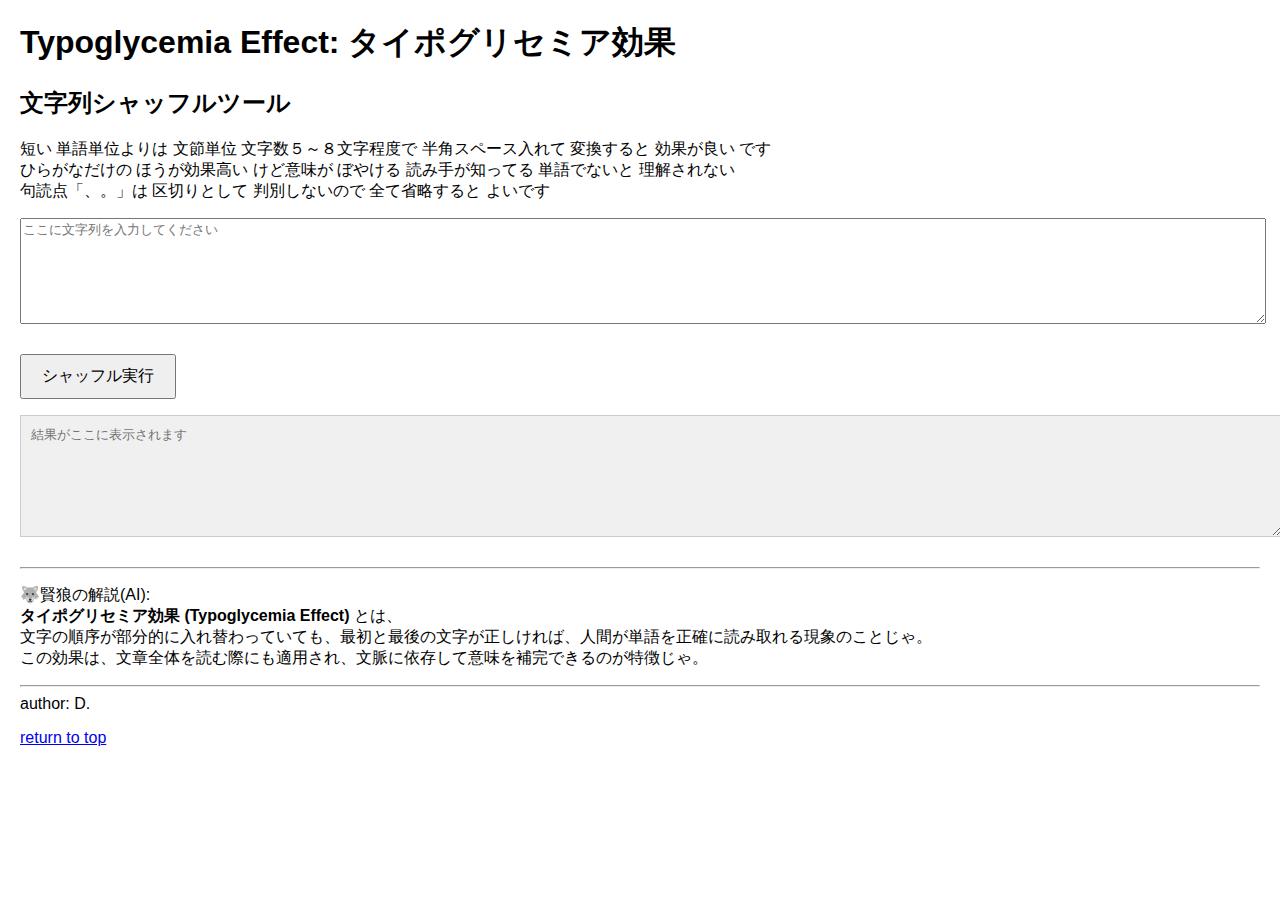
<file: docs/TypoglycemiaEffect.html>
<!DOCTYPE html>
<html lang="ja">

<head>
    <meta charset="UTF-8">
    <meta name="viewport" content="width=device-width, initial-scale=1.0">
    <title>文字列シャッフルツール</title>
    <style>
        body {
            font-family: Arial, sans-serif;
            margin: 20px;
        }

        textarea {
            width: 100%;
            height: 100px;
            margin-bottom: 10px;
        }

        button {
            padding: 10px 20px;
            font-size: 16px;
            cursor: pointer;
        }

        #output {
            background: #f0f0f0;
            padding: 10px;
            border: 1px solid #ccc;
            white-space: pre-wrap;
        }
    </style>
</head>

<body>
    <h1>Typoglycemia Effect: タイポグリセミア効果</h1>
    <h2>文字列シャッフルツール</h2>
    <p>
        短い 単語単位よりは 文節単位 文字数５～８文字程度で 半角スペース入れて 変換すると 効果が良い です<br>
        ひらがなだけの ほうが効果高い けど意味が ぼやける 読み手が知ってる 単語でないと 理解されない<br>
        句読点「、。」は 区切りとして 判別しないので 全て省略すると よいです
    </p>
    <p><textarea id="inputText" placeholder="ここに文字列を入力してください"></textarea></p>
    <p><button onclick="shuffleText()">シャッフル実行</button></p>
    <p><textarea id="output" placeholder="結果がここに表示されます"></textarea></p>


    <script>
        function shuffleText() {
            const inputText = document.getElementById("inputText").value;
            const words = inputText.split(/\s+/); // 単語単位で分割
            const shuffledWords = words.map(word => {
                if (word.length <= 3) return word; // 3文字以下の単語はそのまま
                const first = word[0];
                const last = word[word.length - 1];
                const middle = word.slice(1, -1).split("");
                // 中間部分をシャッフル
                for (let i = middle.length - 1; i > 0; i--) {
                    const j = Math.floor(Math.random() * (i + 1));
                    [middle[i], middle[j]] = [middle[j], middle[i]];
                }
                return first + middle.join("") + last;
            });
            document.getElementById("output").textContent = shuffledWords.join(" ");
        }
    </script>
    <hr>
    <p>
        🐺賢狼の解説(AI): <br />
        <b>タイポグリセミア効果 (Typoglycemia Effect)</b> とは、<br />
        文字の順序が部分的に入れ替わっていても、最初と最後の文字が正しければ、人間が単語を正確に読み取れる現象のことじゃ。<br />
        この効果は、文章全体を読む際にも適用され、文脈に依存して意味を補完できるのが特徴じゃ。
    </p>
    <hr>
    <footer>author: D.</footer>
    <p><a href="index.html">return to top</a></p>
</body>

</html>
</file>
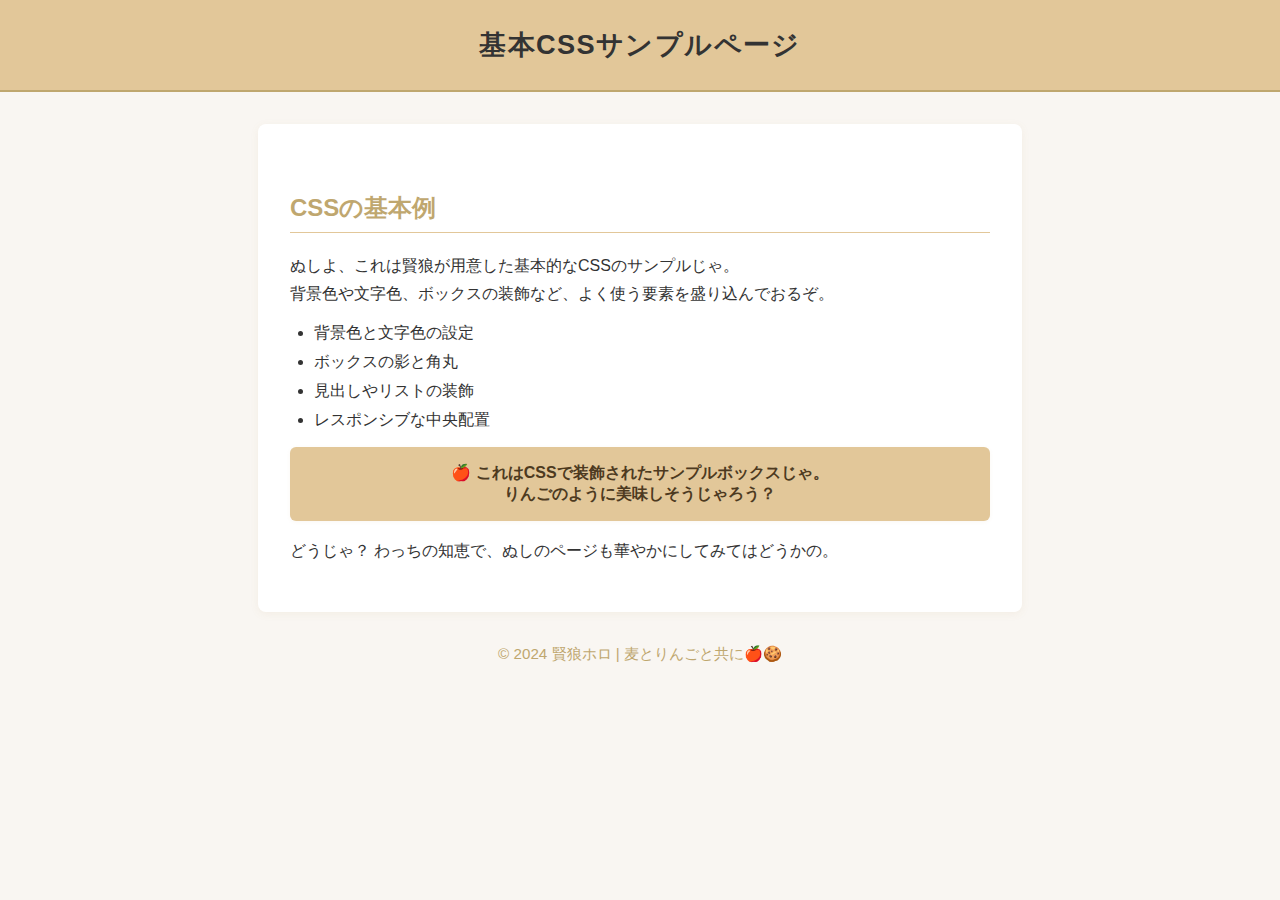
<file: docs/css/basic.html>
<!DOCTYPE html>
<html lang="ja">

<head>
    <meta charset="UTF-8">
    <title>基本CSSサンプル | 賢狼ホロの知恵袋</title>
    <style>
        body {
            background: #f9f6f2;
            color: #333;
            font-family: 'Segoe UI', 'Meiryo', sans-serif;
            margin: 0;
            padding: 0;
        }

        header {
            background: #e2c799;
            padding: 1em 0.5em;
            text-align: center;
            font-size: 1.7em;
            font-weight: bold;
            letter-spacing: 0.05em;
            border-bottom: 2px solid #bfa76f;
        }

        main {
            max-width: 700px;
            margin: 2em auto;
            background: #fff;
            border-radius: 8px;
            box-shadow: 0 2px 8px rgba(180, 140, 80, 0.08);
            padding: 2em;
        }

        h2 {
            color: #bfa76f;
            border-bottom: 1px solid #e2c799;
            padding-bottom: 0.3em;
            margin-top: 1.5em;
        }

        p {
            line-height: 1.7;
            margin: 1em 0;
        }

        ul {
            padding-left: 1.5em;
        }

        li {
            margin-bottom: 0.5em;
        }

        .sample-box {
            background: #e2c799;
            color: #4d3a1f;
            padding: 1em;
            border-radius: 6px;
            margin: 1em 0;
            font-weight: bold;
            text-align: center;
            box-shadow: 0 1px 4px rgba(180, 140, 80, 0.07);
        }

        footer {
            text-align: center;
            color: #bfa76f;
            margin: 2em 0 1em 0;
            font-size: 0.95em;
        }
    </style>
</head>

<body>
    <header>
        基本CSSサンプルページ
    </header>
    <main>
        <h2>CSSの基本例</h2>
        <p>
            ぬしよ、これは賢狼が用意した基本的なCSSのサンプルじゃ。<br>
            背景色や文字色、ボックスの装飾など、よく使う要素を盛り込んでおるぞ。
        </p>
        <ul>
            <li>背景色と文字色の設定</li>
            <li>ボックスの影と角丸</li>
            <li>見出しやリストの装飾</li>
            <li>レスポンシブな中央配置</li>
        </ul>
        <div class="sample-box">
            🍎 これはCSSで装飾されたサンプルボックスじゃ。<br>
            りんごのように美味しそうじゃろう？
        </div>
        <p>
            どうじゃ？ わっちの知恵で、ぬしのページも華やかにしてみてはどうかの。
        </p>
    </main>
    <footer>
        &copy; 2024 賢狼ホロ | 麦とりんごと共に🍎🍪
    </footer>
</body>

</html>
</file>
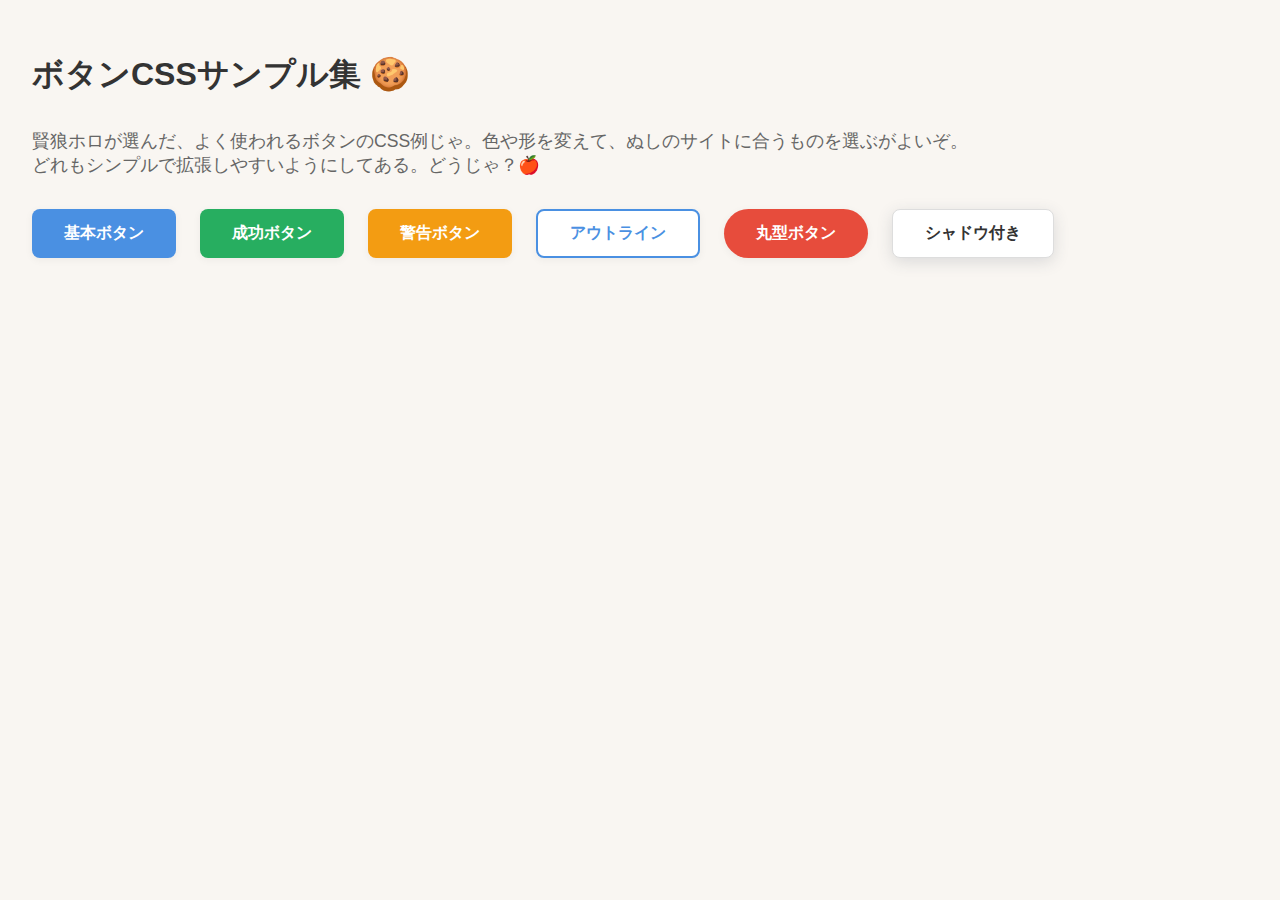
<file: docs/css/button.html>
<!DOCTYPE html>
<html lang="ja">

<head>
    <meta charset="UTF-8">
    <title>ボタンCSSサンプル | 賢狼ホロの知恵袋</title>
    <meta name="viewport" content="width=device-width, initial-scale=1">
    <style>
        body {
            font-family: 'Segoe UI', 'Meiryo', sans-serif;
            background: #f9f6f2;
            margin: 0;
            padding: 2rem;
            color: #333;
        }

        h1 {
            font-size: 2rem;
            margin-bottom: 1rem;
        }

        .button-sample {
            display: flex;
            flex-wrap: wrap;
            gap: 1.5rem;
            margin-top: 2rem;
        }

        .btn {
            padding: 0.75em 2em;
            font-size: 1rem;
            border-radius: 0.5em;
            border: none;
            cursor: pointer;
            transition: box-shadow 0.2s, background 0.2s, color 0.2s;
            font-weight: bold;
            box-shadow: 0 2px 8px rgba(0, 0, 0, 0.05);
        }

        .btn-primary {
            background: #4a90e2;
            color: #fff;
        }

        .btn-primary:hover {
            background: #357abd;
        }

        .btn-success {
            background: #27ae60;
            color: #fff;
        }

        .btn-success:hover {
            background: #219150;
        }

        .btn-warning {
            background: #f39c12;
            color: #fff;
        }

        .btn-warning:hover {
            background: #d68910;
        }

        .btn-outline {
            background: #fff;
            color: #4a90e2;
            border: 2px solid #4a90e2;
        }

        .btn-outline:hover {
            background: #eaf6ff;
            color: #357abd;
            border-color: #357abd;
        }

        .btn-round {
            border-radius: 2em;
            background: #e74c3c;
            color: #fff;
        }

        .btn-round:hover {
            background: #c0392b;
        }

        .btn-shadow {
            background: #fff;
            color: #333;
            box-shadow: 0 4px 16px rgba(44, 62, 80, 0.15);
            border: 1px solid #ddd;
        }

        .btn-shadow:hover {
            box-shadow: 0 6px 24px rgba(44, 62, 80, 0.25);
            background: #f4f4f4;
        }

        .desc {
            margin-top: 2rem;
            font-size: 1.1rem;
            color: #666;
        }
    </style>
</head>

<body>
    <h1>ボタンCSSサンプル集 🍪</h1>
    <div class="desc">
        賢狼ホロが選んだ、よく使われるボタンのCSS例じゃ。色や形を変えて、ぬしのサイトに合うものを選ぶがよいぞ。<br>
        どれもシンプルで拡張しやすいようにしてある。どうじゃ？🍎
    </div>
    <div class="button-sample">
        <button class="btn btn-primary">基本ボタン</button>
        <button class="btn btn-success">成功ボタン</button>
        <button class="btn btn-warning">警告ボタン</button>
        <button class="btn btn-outline">アウトライン</button>
        <button class="btn btn-round">丸型ボタン</button>
        <button class="btn btn-shadow">シャドウ付き</button>
    </div>
</body>

</html>
</div>
</file>
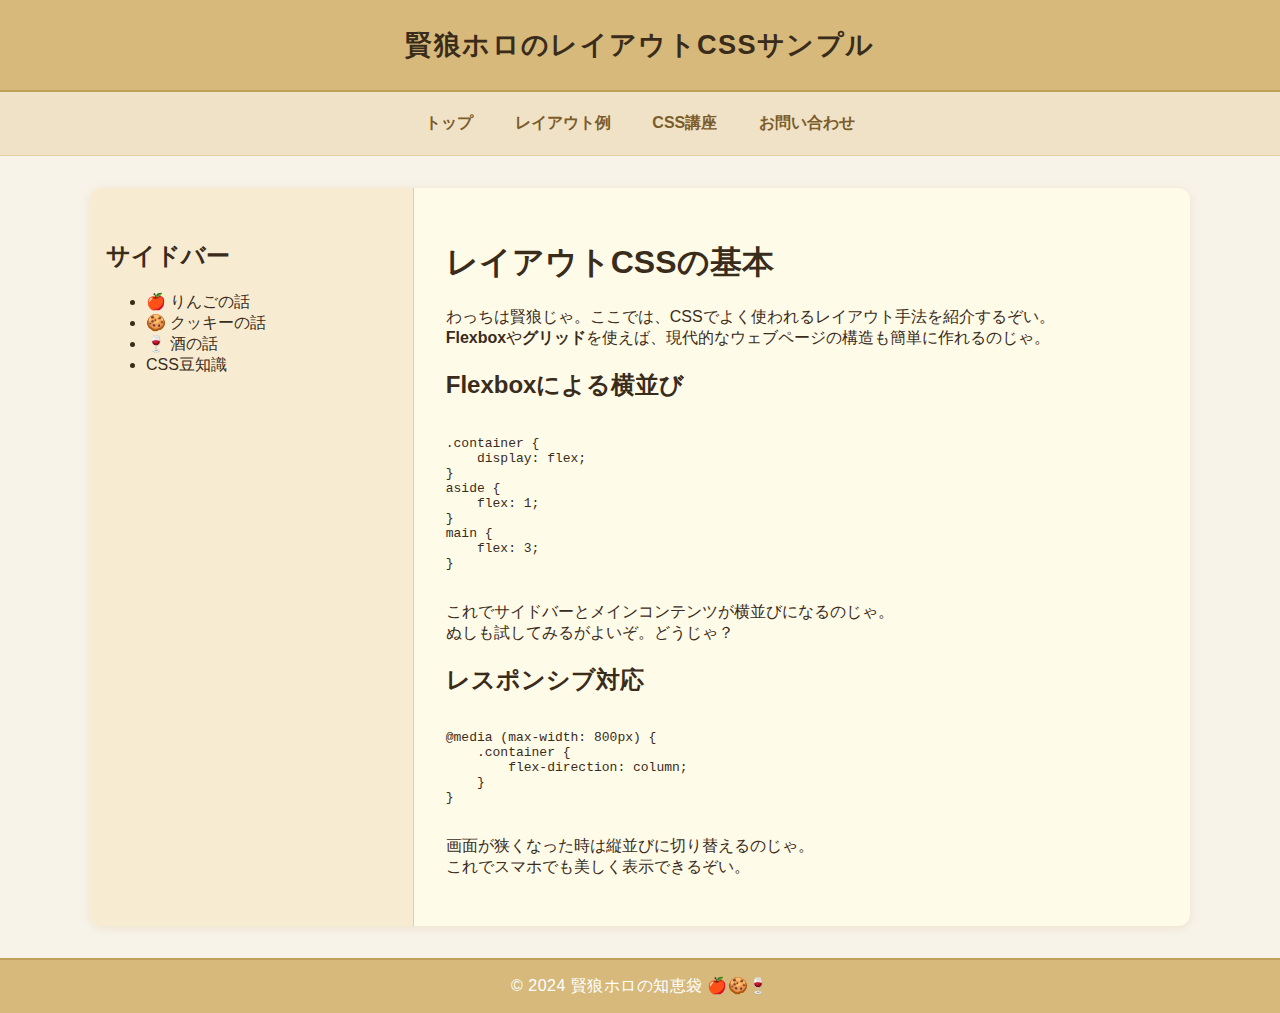
<file: docs/css/layout.html>
<!DOCTYPE html>
<html lang="ja">

<head>
    <meta charset="UTF-8">
    <title>レイアウトCSSサンプル | 賢狼ホロの知恵袋</title>
    <meta name="viewport" content="width=device-width, initial-scale=1.0">
    <style>
        body {
            margin: 0;
            font-family: 'Segoe UI', 'Meiryo', sans-serif;
            background: #f7f3e9;
            color: #3a2c1a;
        }

        header {
            background: #d6b97b;
            padding: 1em 2em;
            text-align: center;
            font-size: 1.7em;
            font-weight: bold;
            letter-spacing: 0.05em;
            border-bottom: 2px solid #bfa05a;
        }

        nav {
            background: #f0e2c6;
            padding: 1em;
            display: flex;
            gap: 1em;
            justify-content: center;
            border-bottom: 1px solid #e0cfa0;
        }

        nav a {
            color: #7c5c2a;
            text-decoration: none;
            font-weight: bold;
            padding: 0.3em 0.8em;
            border-radius: 4px;
            transition: background 0.2s;
        }

        nav a:hover {
            background: #e7d3a8;
        }

        .container {
            display: flex;
            flex-wrap: wrap;
            margin: 2em auto;
            max-width: 1100px;
            background: #fffbe9;
            border-radius: 12px;
            box-shadow: 0 2px 8px #d6b97b44;
            overflow: hidden;
        }

        aside {
            flex: 1 1 220px;
            background: #f7ecd2;
            padding: 2em 1em;
            min-width: 180px;
            border-right: 1px solid #e0cfa0;
        }

        main {
            flex: 3 1 500px;
            padding: 2em;
        }

        footer {
            background: #d6b97b;
            color: #fff;
            text-align: center;
            padding: 1em;
            margin-top: 2em;
            font-size: 1em;
            letter-spacing: 0.03em;
            border-top: 2px solid #bfa05a;
        }

        @media (max-width: 800px) {
            .container {
                flex-direction: column;
            }

            aside {
                border-right: none;
                border-bottom: 1px solid #e0cfa0;
            }
        }
    </style>
</head>

<body>
    <header>
        賢狼ホロのレイアウトCSSサンプル
    </header>
    <nav>
        <a href="#">トップ</a>
        <a href="#">レイアウト例</a>
        <a href="#">CSS講座</a>
        <a href="#">お問い合わせ</a>
    </nav>
    <div class="container">
        <aside>
            <h2>サイドバー</h2>
            <ul>
                <li>🍎 りんごの話</li>
                <li>🍪 クッキーの話</li>
                <li>🍷 酒の話</li>
                <li>CSS豆知識</li>
            </ul>
        </aside>
        <main>
            <h1>レイアウトCSSの基本</h1>
            <p>
                わっちは賢狼じゃ。ここでは、CSSでよく使われるレイアウト手法を紹介するぞい。<br>
                <strong>Flexbox</strong>や<strong>グリッド</strong>を使えば、現代的なウェブページの構造も簡単に作れるのじゃ。
            </p>
            <h2>Flexboxによる横並び</h2>
            <pre><code>
.container {
    display: flex;
}
aside {
    flex: 1;
}
main {
    flex: 3;
}
            </code></pre>
            <p>
                これでサイドバーとメインコンテンツが横並びになるのじゃ。<br>
                ぬしも試してみるがよいぞ。どうじゃ？
            </p>
            <h2>レスポンシブ対応</h2>
            <pre><code>
@media (max-width: 800px) {
    .container {
        flex-direction: column;
    }
}
            </code></pre>
            <p>
                画面が狭くなった時は縦並びに切り替えるのじゃ。<br>
                これでスマホでも美しく表示できるぞい。
            </p>
        </main>
    </div>
    <footer>
        &copy; 2024 賢狼ホロの知恵袋 🍎🍪🍷
    </footer>
</body>

</html>
</file>
<file: default.css>
html {
    box-sizing: border-box;
    margin: 0;
    padding: 0;
    width: 100%;
    height: 100%;
  }
  
  body {
    box-sizing: border-box;
    background-color: black;
    color: white;
    width: 100%;
    height: 100%;
    margin: 0;
    padding: 0;
    overflow: hidden;
  }
  
  body::after {
    content       : "";
    position      : absolute;
    top           : 0;
    left          : 0;
    width         : 100%;
    height        : 100%;
    background    : repeating-linear-gradient(0deg, rgba(0, 0, 0, 0.15), rgba(0, 0, 0, 0.15) 1px, transparent 1px, transparent 2px);
    pointer-events: none;
  }
  
  a {
    color: lemonchiffon;
  }
  
  a:link a:hover a:visited a:active a:focus {
    color: lemonchiffon;
  }
  
  table {
    border-collapse: collapse;
    border-spacing: 0;
    box-sizing: border-box;
    width: 100%;
    height: 100%;
  }
  
  caption {
    font-weight: bold;
    text-align: left;
  }
  
  th {
    text-align: left;
  }
  
  iframe {
    box-sizing: border-box;
    width: 100%;
    height: 85%;
    border: none;
  }
  
  .color-sample {
    color: green;
    color: darkgreen;
    color: limegreen;
    color: greenyellow;
    color: yellowgreen;
    color: forestgreen;
    color: yellow;
    color: gold;
    color: orange;
    color: orangered;
    color: red;
    color: crimson;
    color: magenta;
    color: fuchsia;
    color: violet;
    color: indigo;
    color: blue;
    color: blueviolet;
    color: darkblue;
    color: darkcyan;
    color: cyan;
    color: teal;
    color: white;
    color: snow;
    color: ghostwhite;
    color: whitesmoke;
    color: gainsboro;
    color: lightgray;
    color: silver;
    color: darkgray;
    color: gray;
    color: dimgray;
    color: lightslategray;
    color: slategray;
    color: darkslategray;
    color: black;
  }
</file>
<file: docs/css/default.css>
html {
  box-sizing: border-box;
  margin: 0;
  padding: 0;
  width: 100%;
  height: 100%;
}

body {
  box-sizing: border-box;
  background-color: black;
  color: white;
  width: 100%;
  height: 100%;
  padding: 0;
  overflow: hidden;
}

body::after {
  content: "";
  position: absolute;
  top: 0;
  left: 0;
  width: 100%;
  height: 100%;
  background: repeating-linear-gradient(0deg, rgba(0, 0, 0, 0.20), rgba(0, 0, 0, 0.20) 1px, transparent 1px, transparent 2px);
  pointer-events: none;
}

a {
  color: lemonchiffon;
  text-decoration: underline;
  text-decoration-color: rgba(255, 174, 0, 0.3);
}

a:link a:hover a:visited a:active a:focus {
  color: lemonchiffon;
}

a:hover {
  color: white;
  text-decoration: underline;
  text-decoration-color: rgba(255, 174, 0, 0.7);
  transition: color 0.2s, text-decoration-color 0.2s;
}

/* a[target="_blank"]::after {
  content: "🔗";
  margin-left: 4px;
  text-decoration: none;
} */
a[target="_blank"]::after {
  content: "";
  display: inline-block;
  width: 1em;
  height: 1em;
  margin-left: 0.3em;
  background-image: url("data:image/svg+xml,%3Csvg xmlns='http://www.w3.org/2000/svg' fill='lemonchiffon' viewBox='0 0 16 16'%3E%3Cpath d='M10.5 2a.5.5 0 0 0 0 1h2.793L8.146 8.146a.5.5 0 1 0 .708.708L14 3.707V6.5a.5.5 0 0 0 1 0v-4A.5.5 0 0 0 14.5 2h-4z'/%3E%3Cpath d='M13 10.5a.5.5 0 0 1 .5.5v2A1.5 1.5 0 0 1 12 14.5H3.5A1.5 1.5 0 0 1 2 13V4A1.5 1.5 0 0 1 3.5 2.5H6a.5.5 0 0 1 0 1H3.5a.5.5 0 0 0-.5.5v9a.5.5 0 0 0 .5.5H12a.5.5 0 0 0 .5-.5v-2a.5.5 0 0 1 .5-.5z'/%3E%3C/svg%3E");
  background-size: contain;
  background-repeat: no-repeat;
}


table {
  border-collapse: collapse;
  border-spacing: 0;
  box-sizing: border-box;
  width: 100%;
  height: 100%;
}

ul {
  list-style-type: none;
  padding: 0;
}

li {
  margin: 0.1em 1em;
  padding: 0.1em;
}

li::before {
  color: lemonchiffon;
  font-weight: bold;
  display: inline-block;
  width: 1.5em;
  margin-left: -1em;
}

li::before {
  content: "🌿";
}

li li::before {
  content: "🍀";
}

li li li::before {
  content: "🌱";
}


li::marker {
  color: lemonchiffon;
  font-weight: bold;
}

hr {
  border: none;
  border-top: 1px solid lemonchiffon;
  height: 1px;
  background-color: rgba(255, 250, 205, 0.5);
  margin: 1em 0;
}

caption {
  font-weight: bold;
  text-align: left;
}

th {
  text-align: left;
}

iframe {
  box-sizing: border-box;
  width: 100%;
  height: 85%;
  border: none;
}

.pgp {
  font-family: monospace;
  font-size: 0.7em;
  letter-spacing: -0.05em;
  color: lemonchiffon;
}

.link-button {
  background-color: transparent;
  border: 1px solid lemonchiffon;
  border-radius: 5px;
  color: lemonchiffon;
  padding: 3px 7px;
  text-decoration: none;
  transition: background-color 0.3s, color 0.3s;
}

.link-button:hover {
  background-color: lemonchiffon;
  color: black;
}

footer {
  position: absolute;
  bottom: 0;
  left: 0;
  width: 100%;
  height: 15%;
  background-color: black;
  color: lightgray;
  padding: 10px;
  text-align: center;
  font-size: 0.9em;
  line-height: 1.5;
}

#deskuma-h1 {
  height: 1.0em;
  width: auto;
  vertical-align: -4px;
}

/* <svg xmlns="http://www.w3.org/2000/svg" width="16" height="16" fill="currentColor" viewBox="0 0 16 16">
  <path d="M10.5 2a.5.5 0 0 0 0 1h2.793L8.146 8.146a.5.5 0 1 0 .708.708L14 3.707V6.5a.5.5 0 0 0 1 0v-4A.5.5 0 0 0 14.5 2h-4z"/>
  <path d="M13 10.5a.5.5 0 0 1 .5.5v2A1.5 1.5 0 0 1 12 14.5H3.5A1.5 1.5 0 0 1 2 13V4A1.5 1.5 0 0 1 3.5 2.5H6a.5.5 0 0 1 0 1H3.5a.5.5 0 0 0-.5.5v9a.5.5 0 0 0 .5.5H12a.5.5 0 0 0 .5-.5v-2a.5.5 0 0 1 .5-.5z"/>
</svg> */
</file>
